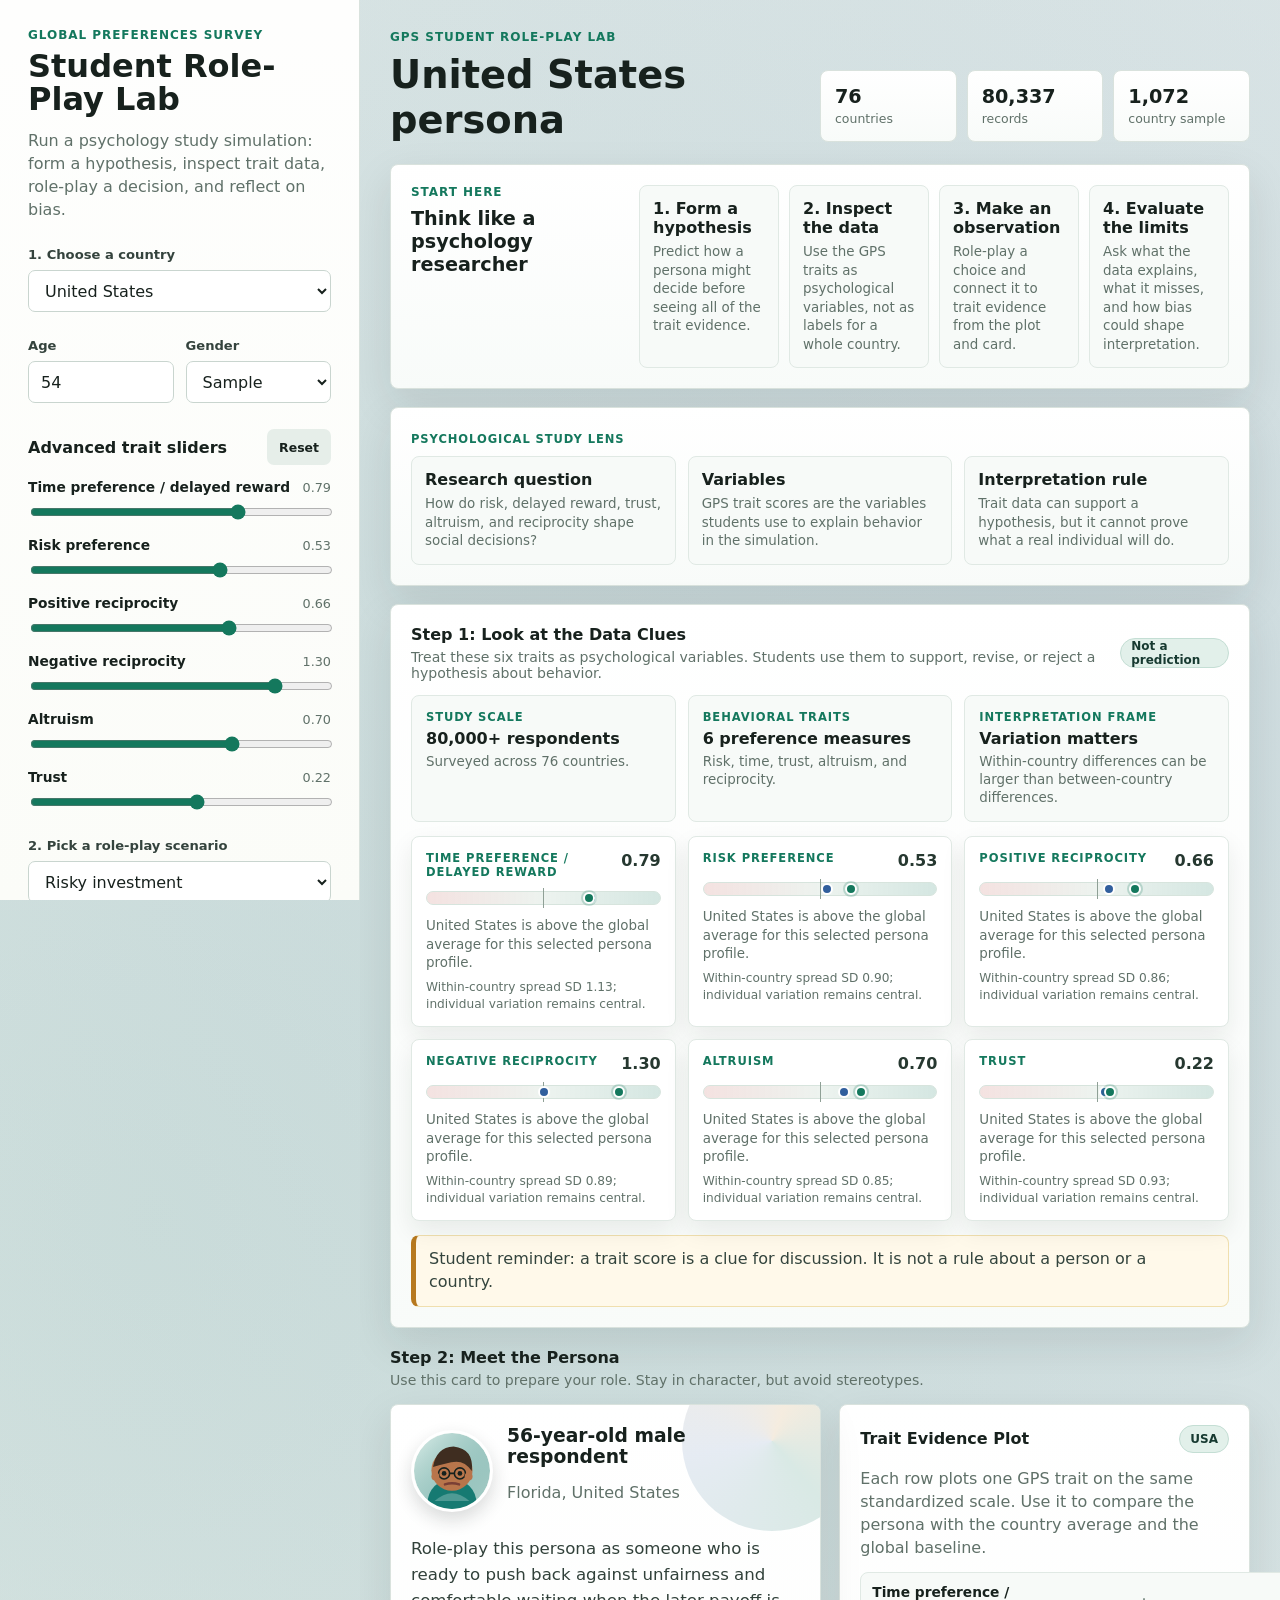
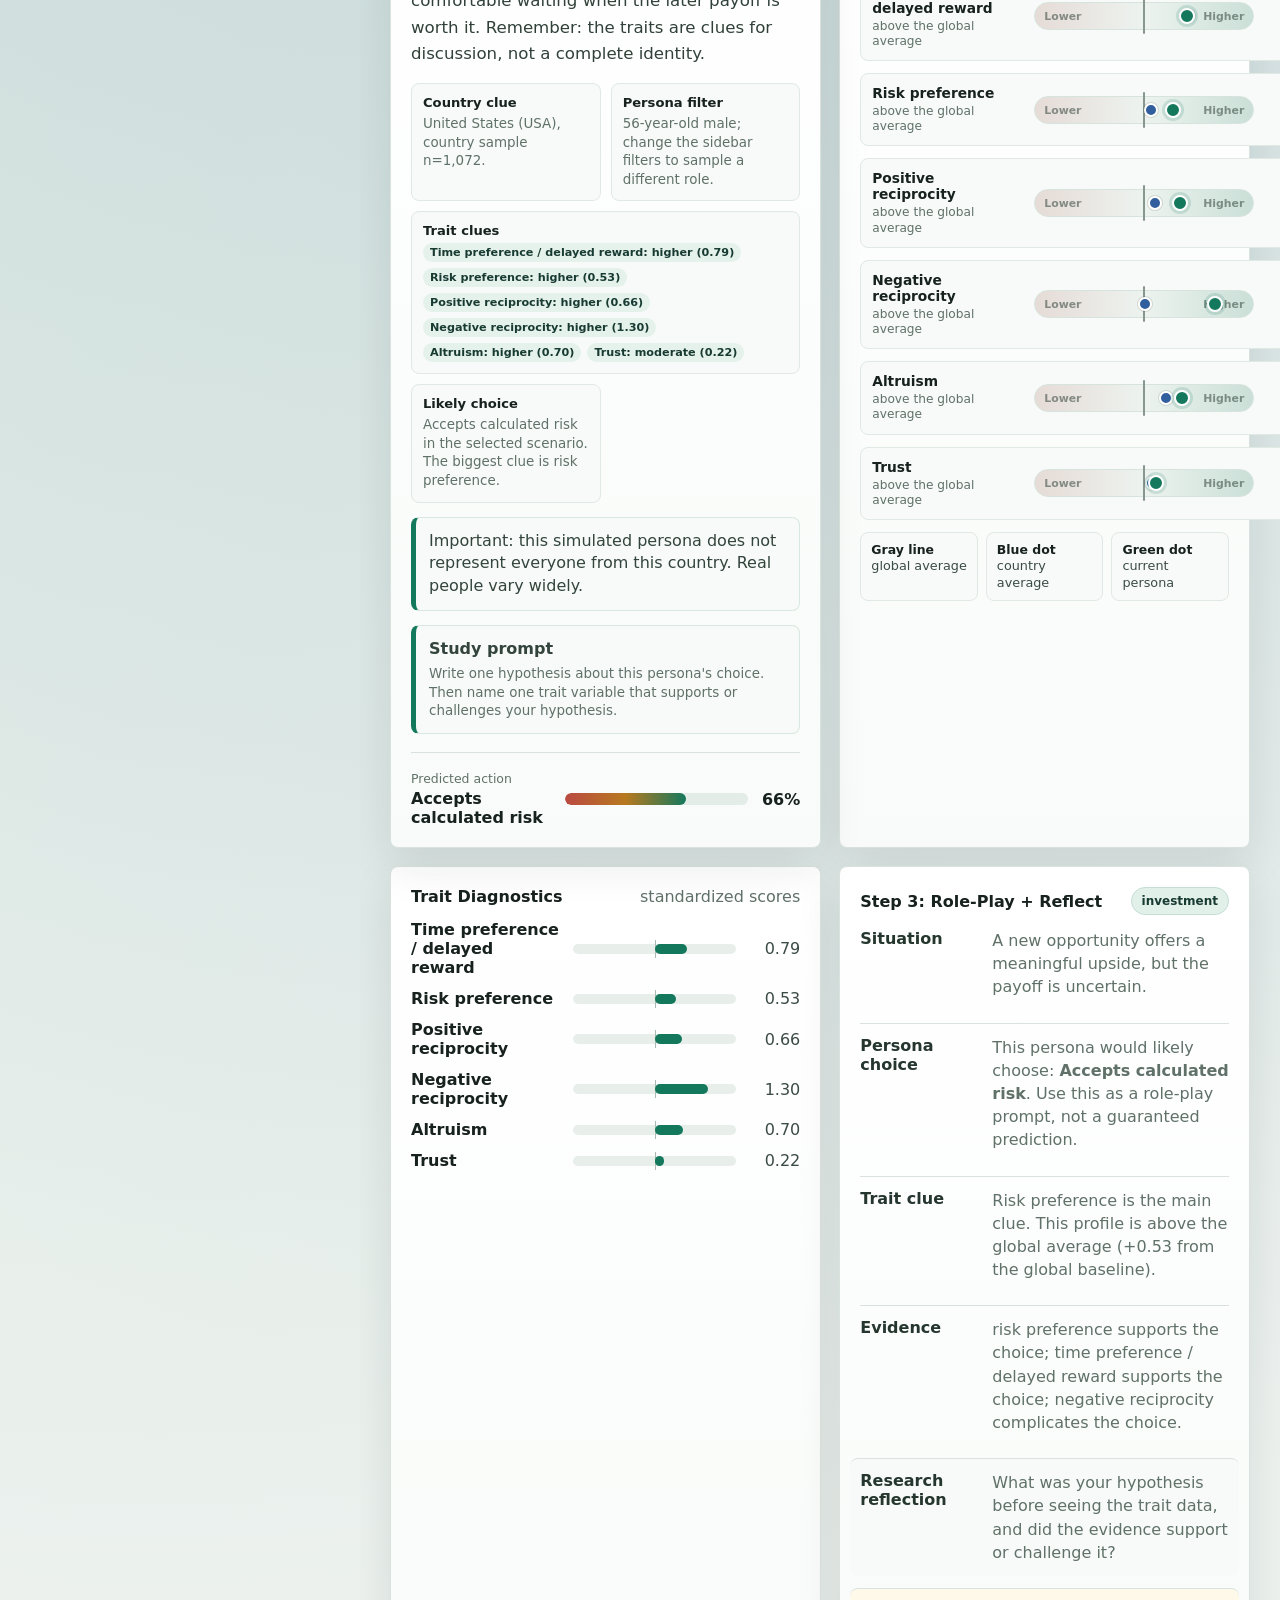
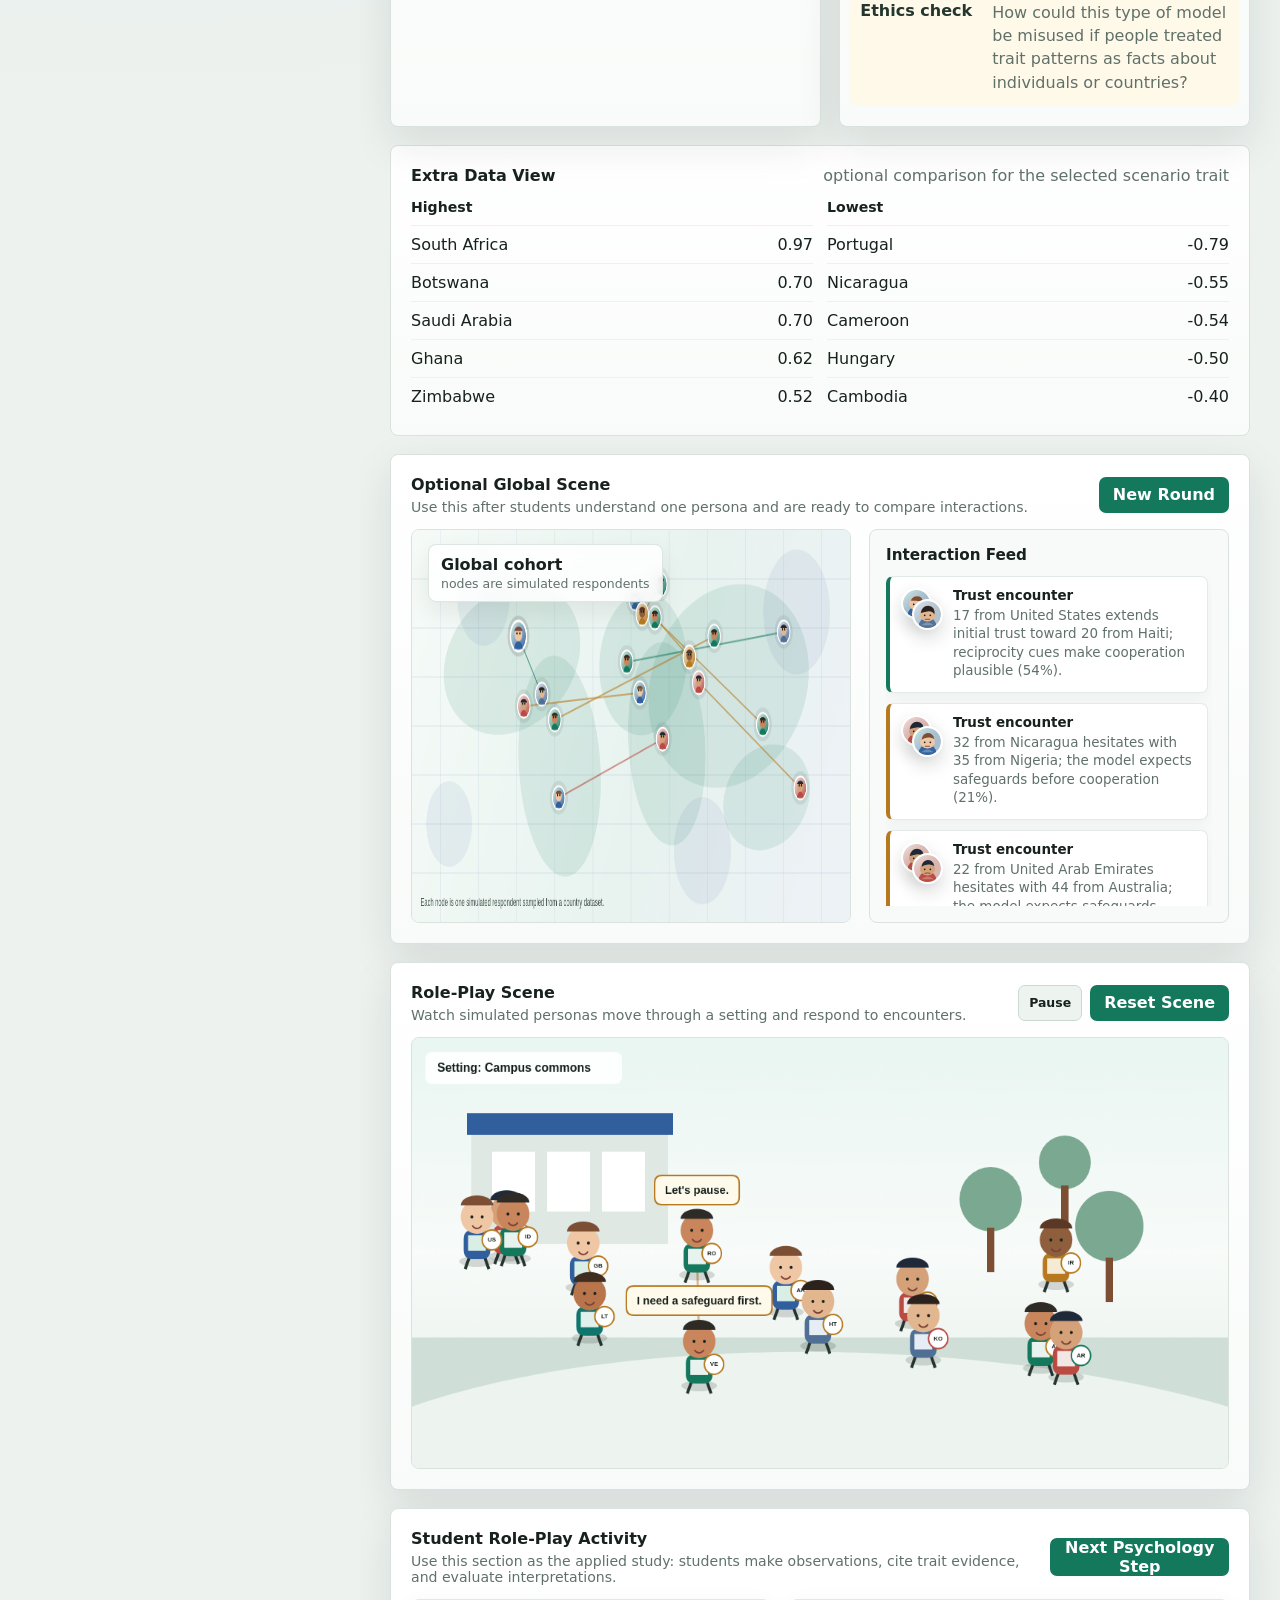
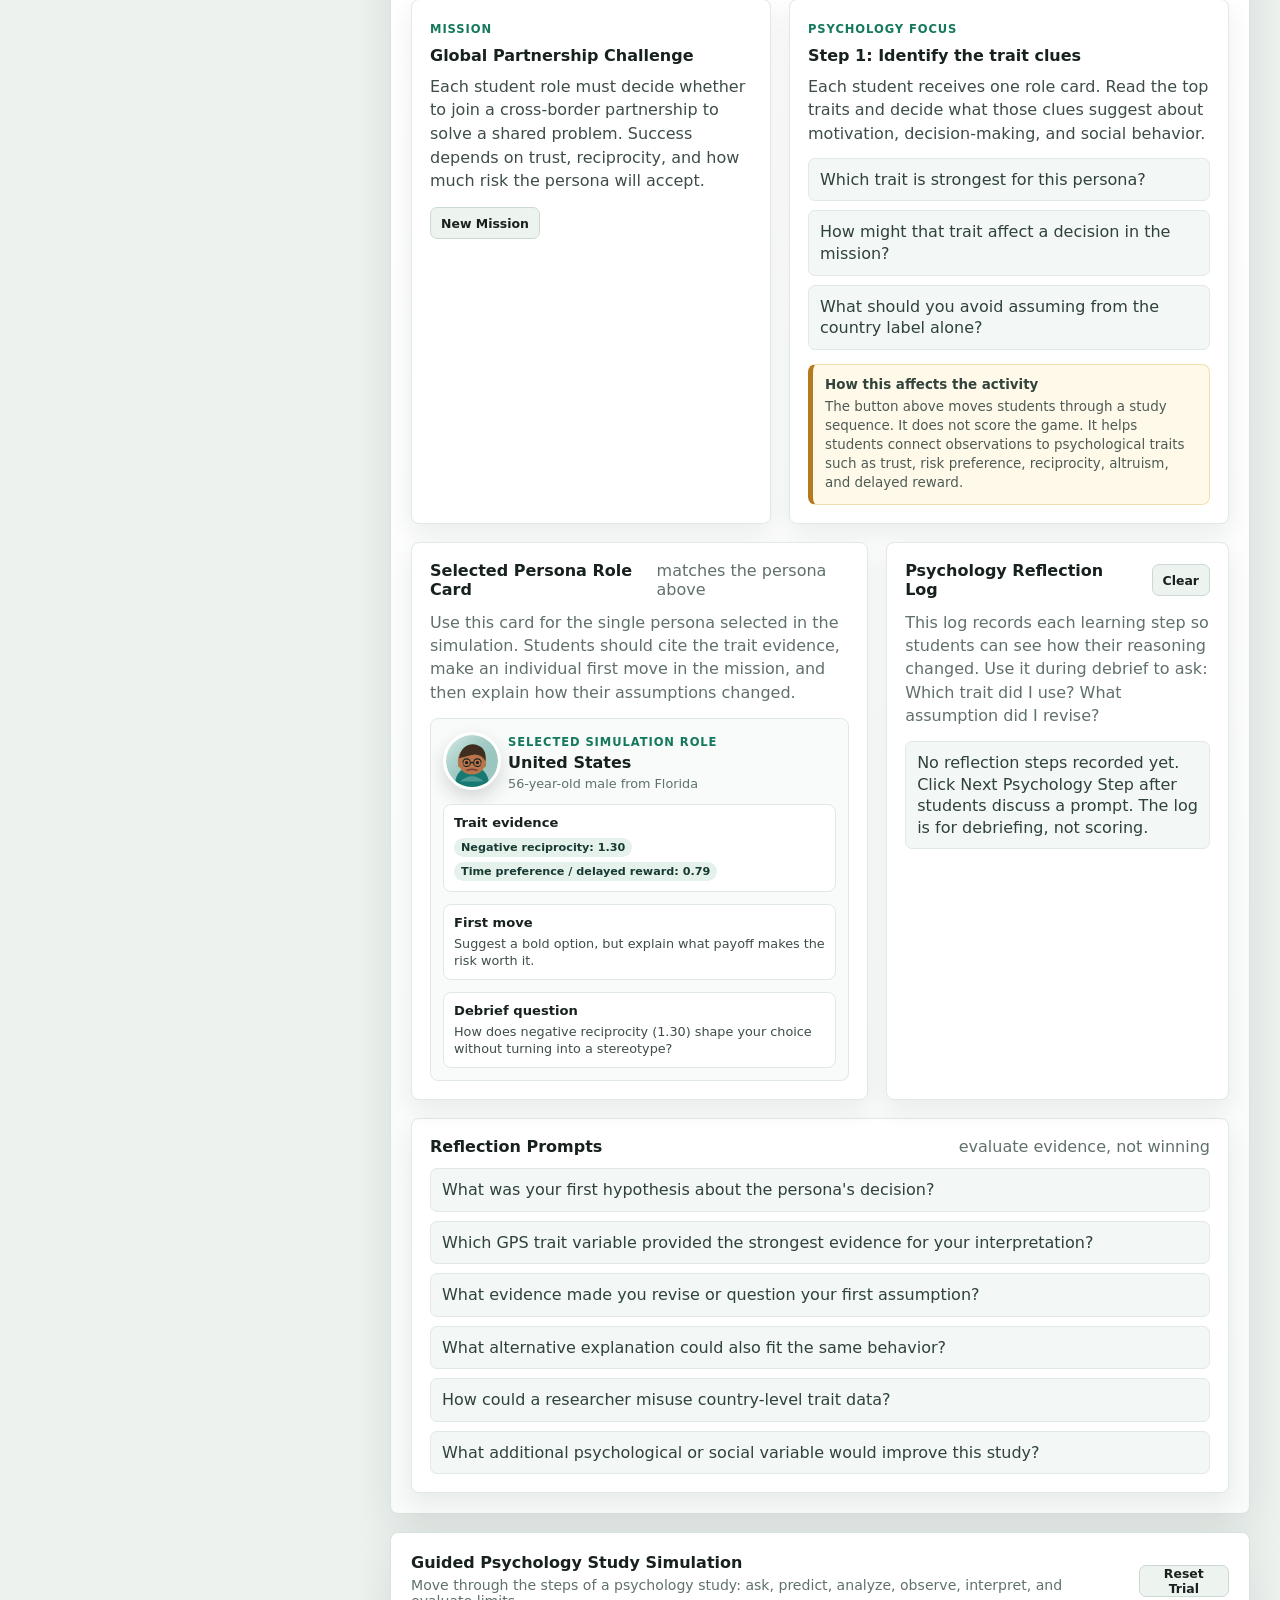
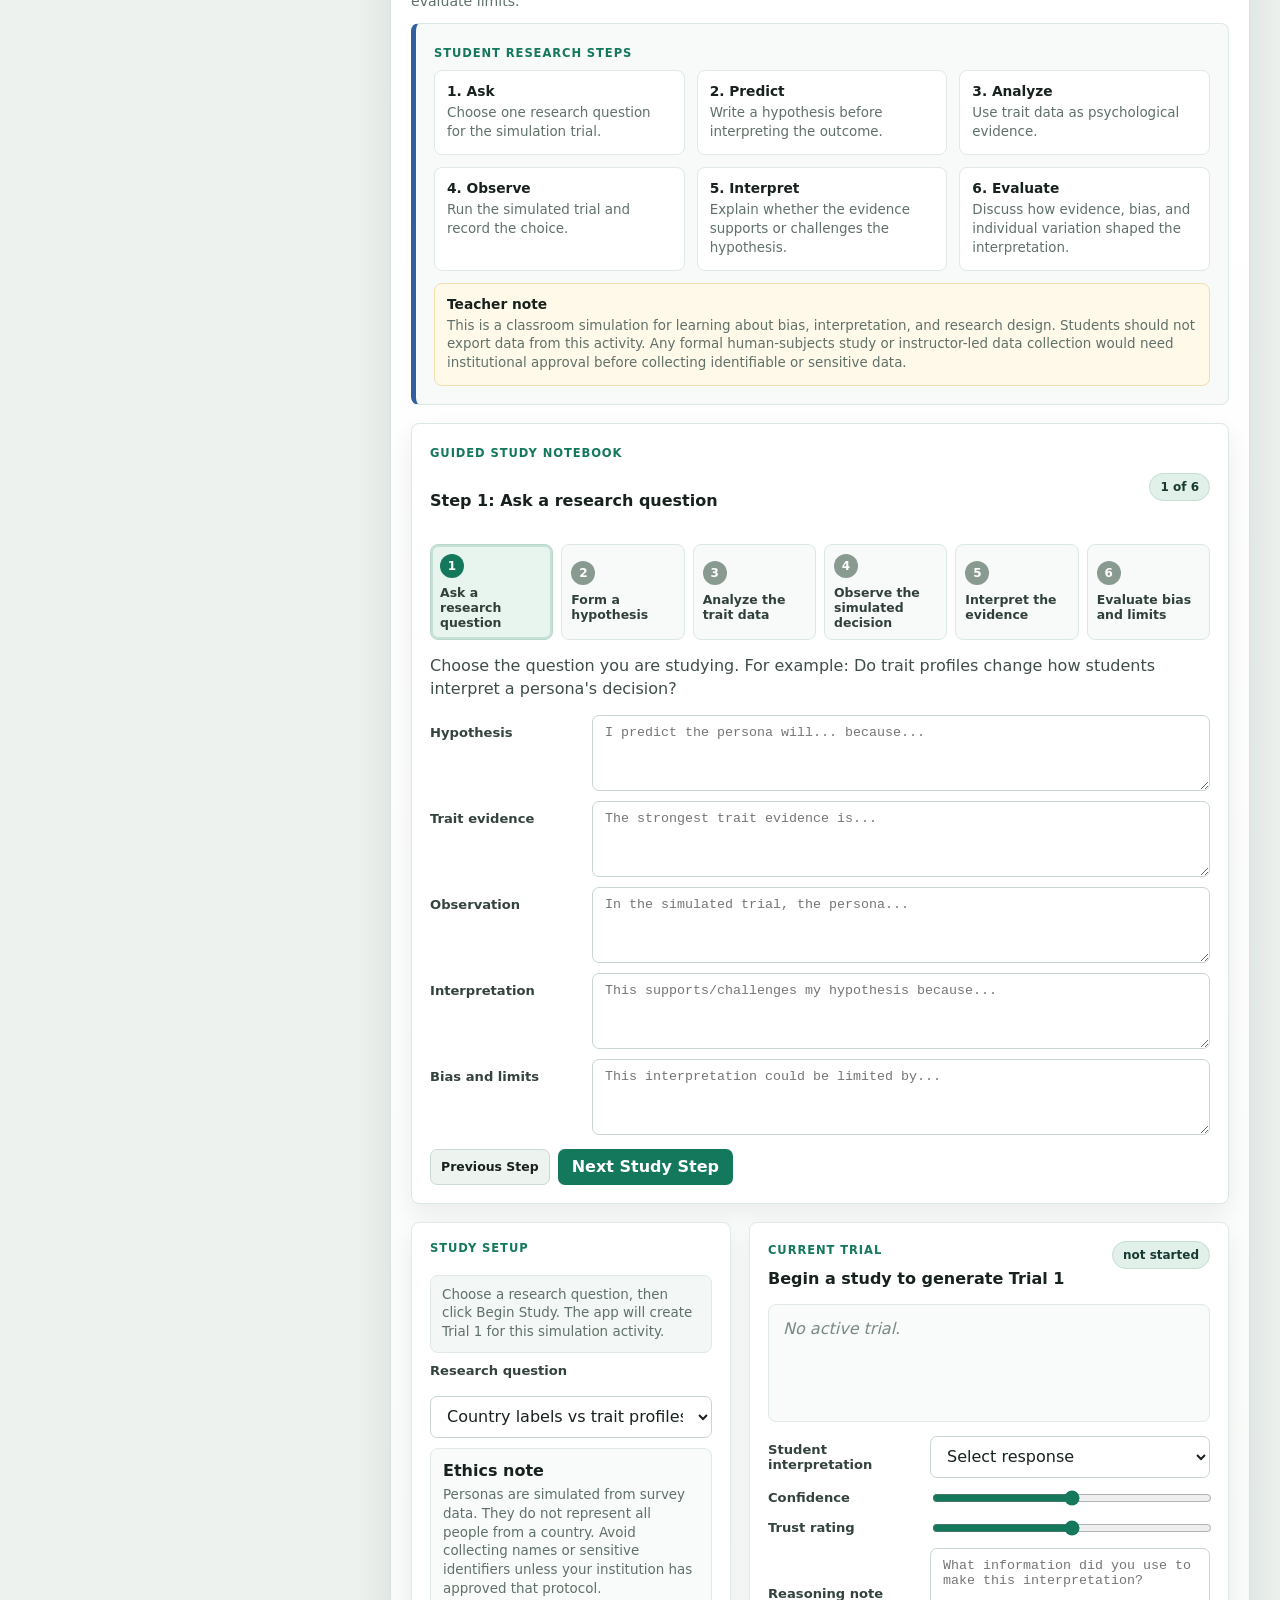
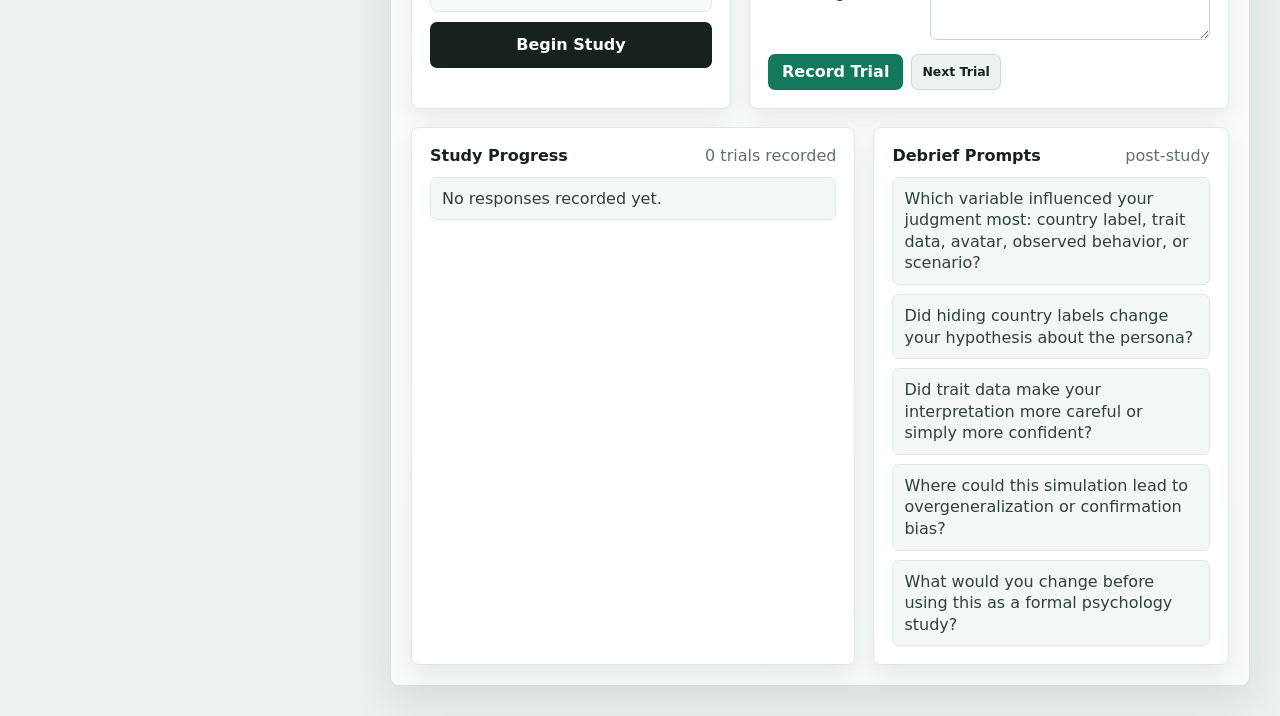
<file: index.html>
<!doctype html>
<html lang="en">
  <head>
    <meta charset="utf-8" />
    <meta name="viewport" content="width=device-width, initial-scale=1" />
    <title>GPS Student Role-Play Lab</title>
    <link rel="stylesheet" href="assets/styles.css?v=beginner-page" />
  </head>
  <body>
    <main class="app-shell">
      <aside class="control-panel" aria-label="Simulation controls">
        <div class="brand-block">
          <p class="eyebrow">Global Preferences Survey</p>
          <h1>Student Role-Play Lab</h1>
          <p class="source-note">Run a psychology study simulation: form a hypothesis, inspect trait data, role-play a decision, and reflect on bias.</p>
        </div>

        <section class="panel-section">
          <label for="countrySelect">1. Choose a country</label>
          <select id="countrySelect"></select>
        </section>

        <section class="panel-section two-col">
          <div>
            <label for="ageInput">Age</label>
            <input id="ageInput" type="number" min="15" max="95" step="1" value="35" />
          </div>
          <div>
            <label for="genderSelect">Gender</label>
            <select id="genderSelect">
              <option value="sample">Sample</option>
              <option value="1">Male</option>
              <option value="2">Female</option>
            </select>
          </div>
        </section>

        <section class="panel-section">
          <div class="section-head">
            <h2>Advanced trait sliders</h2>
            <button id="resetTraits" class="reset-button" type="button">Reset</button>
          </div>
          <div id="traitControls" class="trait-controls"></div>
        </section>

        <section class="panel-section">
          <label for="scenarioSelect">2. Pick a role-play scenario</label>
          <select id="scenarioSelect">
            <option value="investment">Risky investment</option>
            <option value="delay">Delayed reward</option>
            <option value="trust">Trust game</option>
            <option value="favor">Favor exchange</option>
            <option value="donation">Donation appeal</option>
            <option value="conflict">Conflict response</option>
          </select>
        </section>

        <section class="panel-section two-col">
          <div>
            <label for="cohortSize">Number of student roles</label>
            <select id="cohortSize">
              <option value="12">12 people</option>
              <option value="18" selected>18 people</option>
              <option value="28">28 people</option>
            </select>
          </div>
          <div>
            <label for="interactionMode">Interaction type</label>
            <select id="interactionMode">
              <option value="mixed">Mixed</option>
              <option value="trust">Trust</option>
              <option value="exchange">Exchange</option>
              <option value="conflict">Conflict</option>
            </select>
          </div>
        </section>

        <section class="panel-section">
          <label for="sceneSetting">3. Choose a setting</label>
          <select id="sceneSetting">
            <option value="campus">Campus commons</option>
            <option value="market">Market negotiation</option>
            <option value="summit">Global summit</option>
            <option value="aid">Aid response hub</option>
          </select>
        </section>

        <section class="panel-section">
          <button id="generatePersona" class="primary-button" type="button">Generate New Persona</button>
        </section>

        <section class="panel-section">
          <a class="secondary-link" href="beginner.html">Open Beginner Explorer</a>
        </section>

        <section class="panel-section">
          <button id="startClassroom" class="secondary-button" type="button">Go to Role-Play Activity</button>
        </section>

        <section class="panel-section">
          <button id="startResearch" class="secondary-button" type="button">Go to Student Research</button>
        </section>

        <section class="panel-section">
          <a class="secondary-link" href="wellbeing.html">Open Wellbeing Simulation</a>
        </section>
      </aside>

      <section class="workspace">
        <header class="workspace-top">
          <div>
            <p class="eyebrow">GPS Student Role-Play Lab</p>
            <h2 id="personaName">Loading dataset...</h2>
          </div>
          <div class="metric-strip" aria-label="Dataset metrics">
            <div>
              <strong id="countryCount">--</strong>
              <span>countries</span>
            </div>
            <div>
              <strong id="recordCount">--</strong>
              <span>records</span>
            </div>
            <div>
              <strong id="sampleSize">--</strong>
              <span>country sample</span>
            </div>
          </div>
        </header>

        <section class="student-guide" aria-labelledby="studentGuideTitle">
          <div>
            <p class="eyebrow">Start Here</p>
            <h3 id="studentGuideTitle">Think like a psychology researcher</h3>
          </div>
          <div class="student-steps">
            <article>
              <b>1. Form a hypothesis</b>
              <p>Predict how a persona might decide before seeing all of the trait evidence.</p>
            </article>
            <article>
              <b>2. Inspect the data</b>
              <p>Use the GPS traits as psychological variables, not as labels for a whole country.</p>
            </article>
            <article>
              <b>3. Make an observation</b>
              <p>Role-play a choice and connect it to trait evidence from the plot and card.</p>
            </article>
            <article>
              <b>4. Evaluate the limits</b>
              <p>Ask what the data explains, what it misses, and how bias could shape interpretation.</p>
            </article>
          </div>
        </section>

        <section class="study-lens" aria-label="Psychology study lens">
          <span class="card-label">Psychological Study Lens</span>
          <div class="study-lens-grid">
            <div>
              <b>Research question</b>
              <p>How do risk, delayed reward, trust, altruism, and reciprocity shape social decisions?</p>
            </div>
            <div>
              <b>Variables</b>
              <p>GPS trait scores are the variables students use to explain behavior in the simulation.</p>
            </div>
            <div>
              <b>Interpretation rule</b>
              <p>Trait data can support a hypothesis, but it cannot prove what a real individual will do.</p>
            </div>
          </div>
        </section>

        <section class="dashboard-section" aria-labelledby="dashboardTitle">
          <div class="section-head">
            <div>
              <h3 id="dashboardTitle">Step 1: Look at the Data Clues</h3>
              <p class="microcopy">Treat these six traits as psychological variables. Students use them to support, revise, or reject a hypothesis about behavior.</p>
            </div>
            <span class="pill">Not a prediction</span>
          </div>
          <div class="dashboard-summary">
            <article class="dashboard-stat">
              <span>Study scale</span>
              <b>80,000+ respondents</b>
              <p>Surveyed across 76 countries.</p>
            </article>
            <article class="dashboard-stat">
              <span>Behavioral traits</span>
              <b>6 preference measures</b>
              <p>Risk, time, trust, altruism, and reciprocity.</p>
            </article>
            <article class="dashboard-stat">
              <span>Interpretation frame</span>
              <b>Variation matters</b>
              <p>Within-country differences can be larger than between-country differences.</p>
            </article>
          </div>
          <div id="dashboardTraitGrid" class="dashboard-trait-grid"></div>
          <div class="interpretation-note">Student reminder: a trait score is a clue for discussion. It is not a rule about a person or a country.</div>
        </section>

        <div class="layer-heading">
          <div>
            <h3>Step 2: Meet the Persona</h3>
            <p class="microcopy">Use this card to prepare your role. Stay in character, but avoid stereotypes.</p>
          </div>
        </div>

        <div class="simulation-grid">
          <section class="persona-card">
            <div class="persona-head">
              <div class="avatar hero-avatar" id="avatar" aria-hidden="true"></div>
              <div>
                <h3 id="personaTitle">Country persona</h3>
                <p id="personaSubtitle">Derived from GPS individual and country-level values.</p>
              </div>
            </div>
            <p id="personaNarrative" class="persona-narrative"></p>
            <div id="personaDetails" class="persona-details"></div>
            <div id="personaUncertainty" class="uncertainty-note"></div>
            <div id="personaReflection" class="reflection-callout"></div>
            <div class="decision-band">
              <div>
                <span>Predicted action</span>
                <strong id="decisionLabel">--</strong>
              </div>
              <div class="probability-meter" aria-label="Scenario probability">
                <div id="probabilityFill"></div>
              </div>
              <b id="probabilityText">--</b>
            </div>
          </section>

          <section class="radar-panel">
            <div class="section-head">
              <h3>Trait Evidence Plot</h3>
              <span id="countryIso" class="pill">---</span>
            </div>
            <p class="chart-explainer">Each row plots one GPS trait on the same standardized scale. Use it to compare the persona with the country average and the global baseline.</p>
            <div id="traitMapPlot" class="trait-map-plot" aria-label="Data plot of persona traits compared with country average and global baseline"></div>
            <div class="chart-key">
              <span><b>Gray line</b> global average</span>
              <span><b>Blue dot</b> country average</span>
              <span><b>Green dot</b> current persona</span>
            </div>
          </section>

          <section class="trait-panel">
            <div class="section-head">
              <h3>Trait Diagnostics</h3>
              <span class="muted">standardized scores</span>
            </div>
            <div id="traitBars" class="trait-bars"></div>
          </section>

          <section class="scenario-panel">
            <div class="section-head">
              <h3>Step 3: Role-Play + Reflect</h3>
              <span id="scenarioTag" class="pill">investment</span>
            </div>
            <div id="scenarioText" class="scenario-text"></div>
          </section>
        </div>

        <section class="comparison-section">
          <div class="section-head">
            <h3>Extra Data View</h3>
            <span class="muted">optional comparison for the selected scenario trait</span>
          </div>
          <div id="comparisonRows" class="comparison-rows"></div>
        </section>

        <section class="global-section">
          <div class="section-head">
            <div>
              <h3>Optional Global Scene</h3>
              <p class="microcopy">Use this after students understand one persona and are ready to compare interactions.</p>
            </div>
            <button id="runGlobalRound" class="small-action" type="button">New Round</button>
          </div>
          <div class="global-grid">
            <div class="world-stage">
              <div class="stage-label">
                <b>Global cohort</b>
                <span>nodes are simulated respondents</span>
              </div>
              <canvas id="globalCanvas" width="920" height="440" aria-label="Global persona interaction map"></canvas>
            </div>
            <div class="feed-panel">
              <h4>Interaction Feed</h4>
              <div id="interactionFeed" class="interaction-feed"></div>
            </div>
          </div>
        </section>

        <section class="scene-section">
          <div class="section-head">
            <div>
              <h3>Role-Play Scene</h3>
              <p class="microcopy">Watch simulated personas move through a setting and respond to encounters.</p>
            </div>
            <div class="scene-actions">
              <button id="pauseScene" class="mini-button" type="button">Pause</button>
              <button id="resetScene" class="small-action" type="button">Reset Scene</button>
            </div>
          </div>
          <div class="life-stage">
            <canvas id="sceneCanvas" width="1100" height="560" aria-label="Animated real-life role-play scene"></canvas>
          </div>
        </section>

        <section class="classroom-section" id="classroomSection">
          <div class="section-head">
            <div>
              <h3>Student Role-Play Activity</h3>
              <p class="microcopy">Use this section as the applied study: students make observations, cite trait evidence, and evaluate interpretations.</p>
            </div>
            <button id="advanceRound" class="small-action" type="button">Next Psychology Step</button>
          </div>

          <div class="classroom-grid">
            <article class="mission-card">
              <span class="card-label">Mission</span>
              <h4 id="missionTitle">Global Partnership Challenge</h4>
              <p id="missionText"></p>
              <div class="mission-actions">
                <button id="newMission" class="mini-button" type="button">New Mission</button>
              </div>
            </article>

            <article class="teacher-card">
              <span class="card-label">Psychology Focus</span>
              <h4 id="roundTitle">Round 1: Adopt the persona</h4>
              <p id="roundInstruction"></p>
              <div id="roundPrompts" class="prompt-list"></div>
              <div class="learning-note">
                <b>How this affects the activity</b>
                <p>The button above moves students through a study sequence. It does not score the game. It helps students connect observations to psychological traits such as trust, risk preference, reciprocity, altruism, and delayed reward.</p>
              </div>
            </article>
          </div>

          <div class="classroom-grid lower">
            <article class="team-panel">
              <div class="section-head compact">
                <h4>Selected Persona Role Card</h4>
                <span class="muted">matches the persona above</span>
              </div>
              <p class="role-card-help">Use this card for the single persona selected in the simulation. Students should cite the trait evidence, make an individual first move in the mission, and then explain how their assumptions changed.</p>
              <div id="teamCards" class="team-cards"></div>
            </article>

            <article class="history-panel">
              <div class="section-head compact">
                <h4>Psychology Reflection Log</h4>
                <button id="clearHistory" class="mini-button" type="button">Clear</button>
              </div>
              <p class="role-card-help">This log records each learning step so students can see how their reasoning changed. Use it during debrief to ask: Which trait did I use? What assumption did I revise?</p>
              <div id="roundHistory" class="round-history"></div>
            </article>
          </div>

          <article class="reflection-panel">
            <div class="section-head compact">
              <h4>Reflection Prompts</h4>
              <span class="muted">evaluate evidence, not winning</span>
            </div>
            <div id="reflectionPrompts" class="reflection-prompts"></div>
          </article>
        </section>

        <section class="research-section" id="researchSection">
          <div class="section-head">
            <div>
              <h3>Guided Psychology Study Simulation</h3>
              <p class="microcopy">Move through the steps of a psychology study: ask, predict, analyze, observe, interpret, and evaluate limits.</p>
            </div>
            <div class="scene-actions">
              <button id="newParticipant" class="mini-button" type="button">Reset Trial</button>
            </div>
          </div>

          <article class="research-directions">
            <span class="card-label">Student Research Steps</span>
            <div class="research-steps">
              <div>
                <b>1. Ask</b>
                <p>Choose one research question for the simulation trial.</p>
              </div>
              <div>
                <b>2. Predict</b>
                <p>Write a hypothesis before interpreting the outcome.</p>
              </div>
              <div>
                <b>3. Analyze</b>
                <p>Use trait data as psychological evidence.</p>
              </div>
              <div>
                <b>4. Observe</b>
                <p>Run the simulated trial and record the choice.</p>
              </div>
              <div>
                <b>5. Interpret</b>
                <p>Explain whether the evidence supports or challenges the hypothesis.</p>
              </div>
              <div>
                <b>6. Evaluate</b>
                <p>Discuss how evidence, bias, and individual variation shaped the interpretation.</p>
              </div>
            </div>
            <div class="research-warning">
              <b>Teacher note</b>
              <p>This is a classroom simulation for learning about bias, interpretation, and research design. Students should not export data from this activity. Any formal human-subjects study or instructor-led data collection would need institutional approval before collecting identifiable or sensitive data.</p>
            </div>
          </article>

          <article class="study-stepper" aria-label="Guided study notebook">
            <div class="section-head compact">
              <div>
                <span class="card-label">Guided Study Notebook</span>
                <h4 id="studyStepTitle">Step 1: Ask a research question</h4>
              </div>
              <span id="studyStepBadge" class="pill">1 of 6</span>
            </div>
            <div id="studyStepTrack" class="study-step-track" aria-label="Study steps"></div>
            <p id="studyStepInstruction" class="study-step-instruction"></p>
            <div class="study-notebook-grid">
              <label for="hypothesisNote">Hypothesis</label>
              <textarea id="hypothesisNote" rows="3" placeholder="I predict the persona will... because..."></textarea>
              <label for="dataNote">Trait evidence</label>
              <textarea id="dataNote" rows="3" placeholder="The strongest trait evidence is..."></textarea>
              <label for="observationNote">Observation</label>
              <textarea id="observationNote" rows="3" placeholder="In the simulated trial, the persona..."></textarea>
              <label for="interpretationNote">Interpretation</label>
              <textarea id="interpretationNote" rows="3" placeholder="This supports/challenges my hypothesis because..."></textarea>
              <label for="limitsNote">Bias and limits</label>
              <textarea id="limitsNote" rows="3" placeholder="This interpretation could be limited by..."></textarea>
            </div>
            <div class="mission-actions">
              <button id="prevStudyStep" class="mini-button" type="button">Previous Step</button>
              <button id="nextStudyStep" class="small-action" type="button">Next Study Step</button>
            </div>
          </article>

          <div class="research-grid">
            <article class="research-card consent-card">
              <span class="card-label">Study Setup</span>
              <p class="setup-help">Choose a research question, then click Begin Study. The app will create Trial 1 for this simulation activity.</p>
              <label for="studyQuestion">Research question</label>
              <select id="studyQuestion">
                <option value="country_vs_traits">Country labels vs trait profiles</option>
                <option value="trust_revision">Trust revision after observed behavior</option>
                <option value="stereotype_awareness">Stereotype awareness and reflection</option>
              </select>
              <div class="consent-box">
                <b>Ethics note</b>
                <p>Personas are simulated from survey data. They do not represent all people from a country. Avoid collecting names or sensitive identifiers unless your institution has approved that protocol.</p>
              </div>
              <button id="beginStudy" class="primary-button" type="button">Begin Study</button>
            </article>

            <article class="research-card trial-card">
              <div class="trial-top">
                <span class="card-label">Current Trial</span>
                <span id="conditionBadge" class="pill">not started</span>
              </div>
              <h4 id="trialTitle">Begin a study to generate Trial 1</h4>
              <p id="trialScenario"></p>
              <div id="trialPersona" class="trial-persona"></div>
              <div class="response-grid">
                <label for="choiceSelect">Student interpretation</label>
                <select id="choiceSelect">
                  <option value="">Select response</option>
                  <option value="cooperate">Cooperate / trust</option>
                  <option value="caution">Proceed with safeguards</option>
                  <option value="decline">Decline / avoid</option>
                  <option value="punish">Punish unfairness</option>
                </select>
                <label for="confidenceRange">Confidence</label>
                <input id="confidenceRange" type="range" min="0" max="100" value="50" />
                <label for="trustRating">Trust rating</label>
                <input id="trustRating" type="range" min="0" max="100" value="50" />
                <label for="reasonText">Reasoning note</label>
                <textarea id="reasonText" rows="4" placeholder="What information did you use to make this interpretation?"></textarea>
              </div>
              <div class="mission-actions">
                <button id="recordTrial" class="small-action" type="button">Record Trial</button>
                <button id="nextTrial" class="mini-button" type="button">Next Trial</button>
              </div>
            </article>
          </div>

          <div class="research-grid lower">
            <article class="research-card">
              <div class="section-head compact">
                <h4>Study Progress</h4>
                <span id="trialCounter" class="muted">0 trials recorded</span>
              </div>
              <div id="researchLog" class="research-log"></div>
            </article>

            <article class="research-card">
              <div class="section-head compact">
                <h4>Debrief Prompts</h4>
                <span class="muted">post-study</span>
              </div>
              <div id="debriefPrompts" class="reflection-prompts"></div>
            </article>
          </div>
        </section>
      </section>
    </main>

    <script src="assets/app.js?v=beginner-page"></script>
  </body>
</html>
</file>
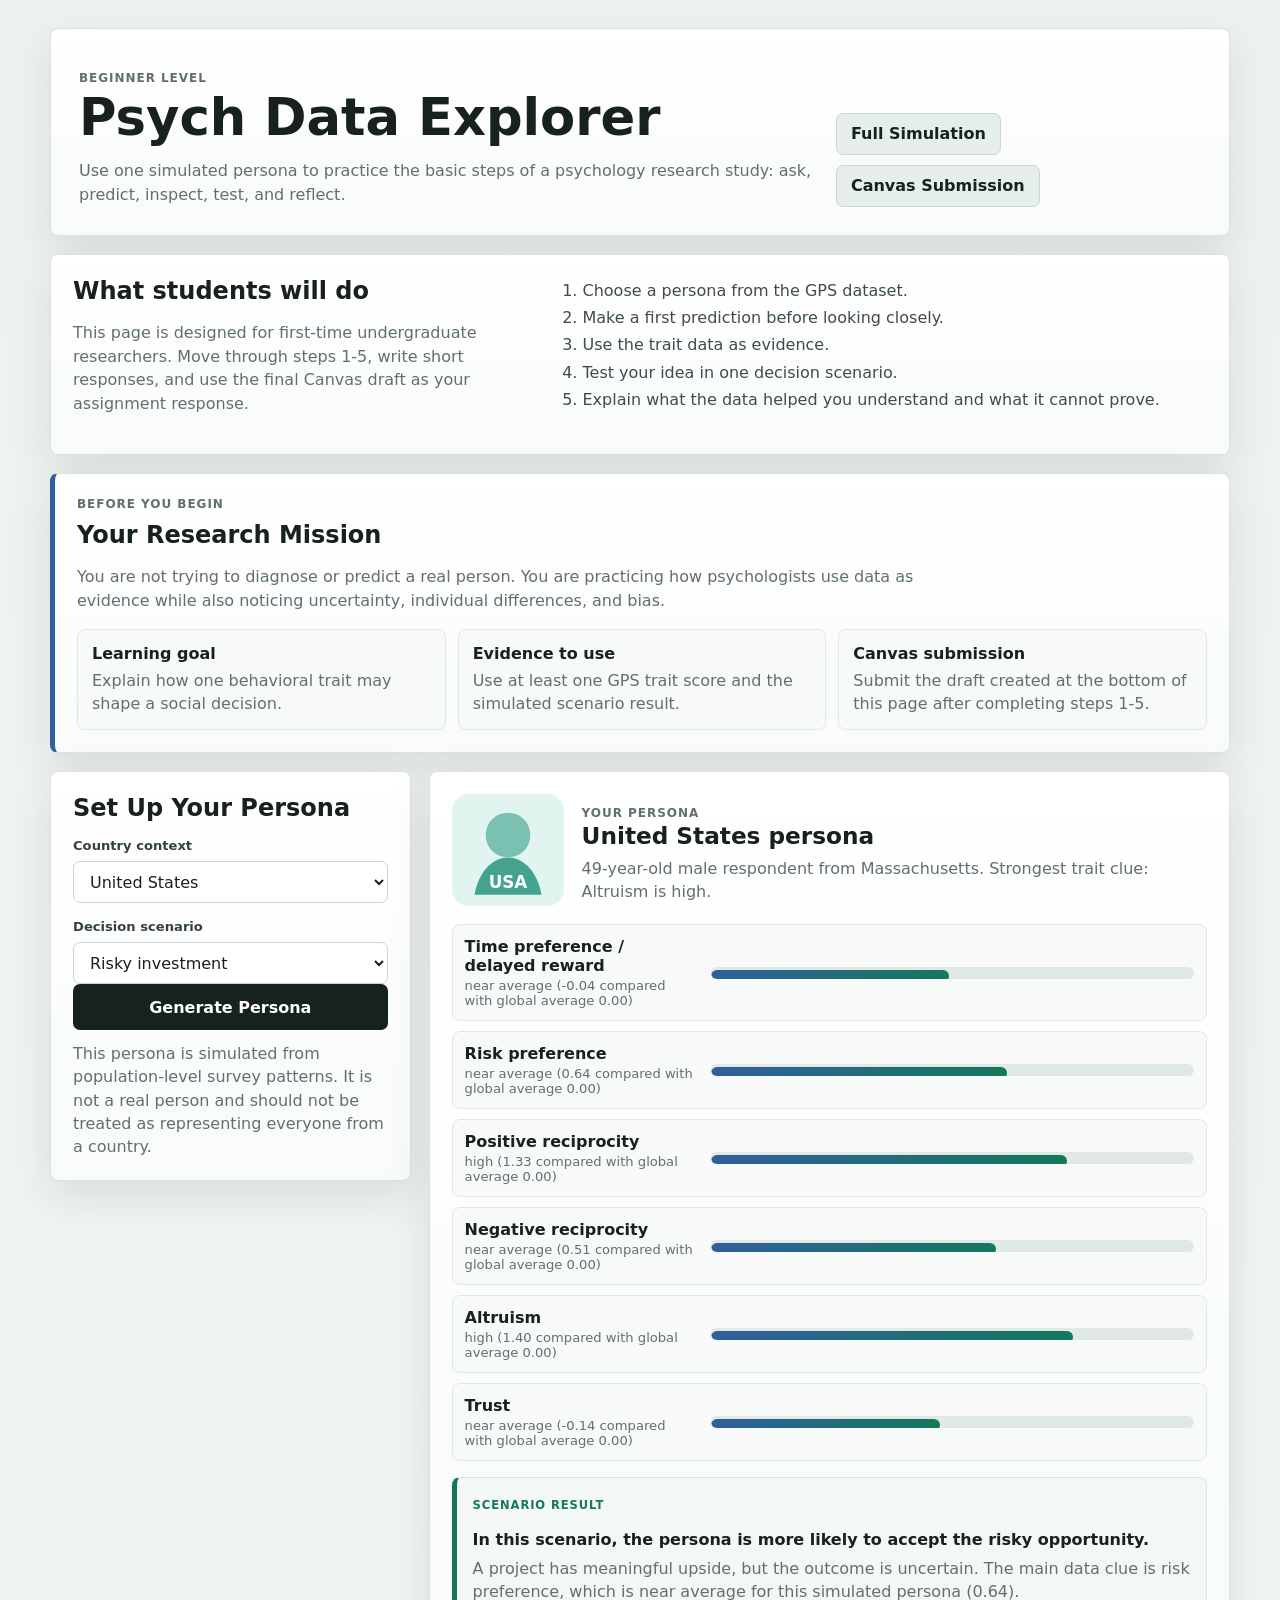
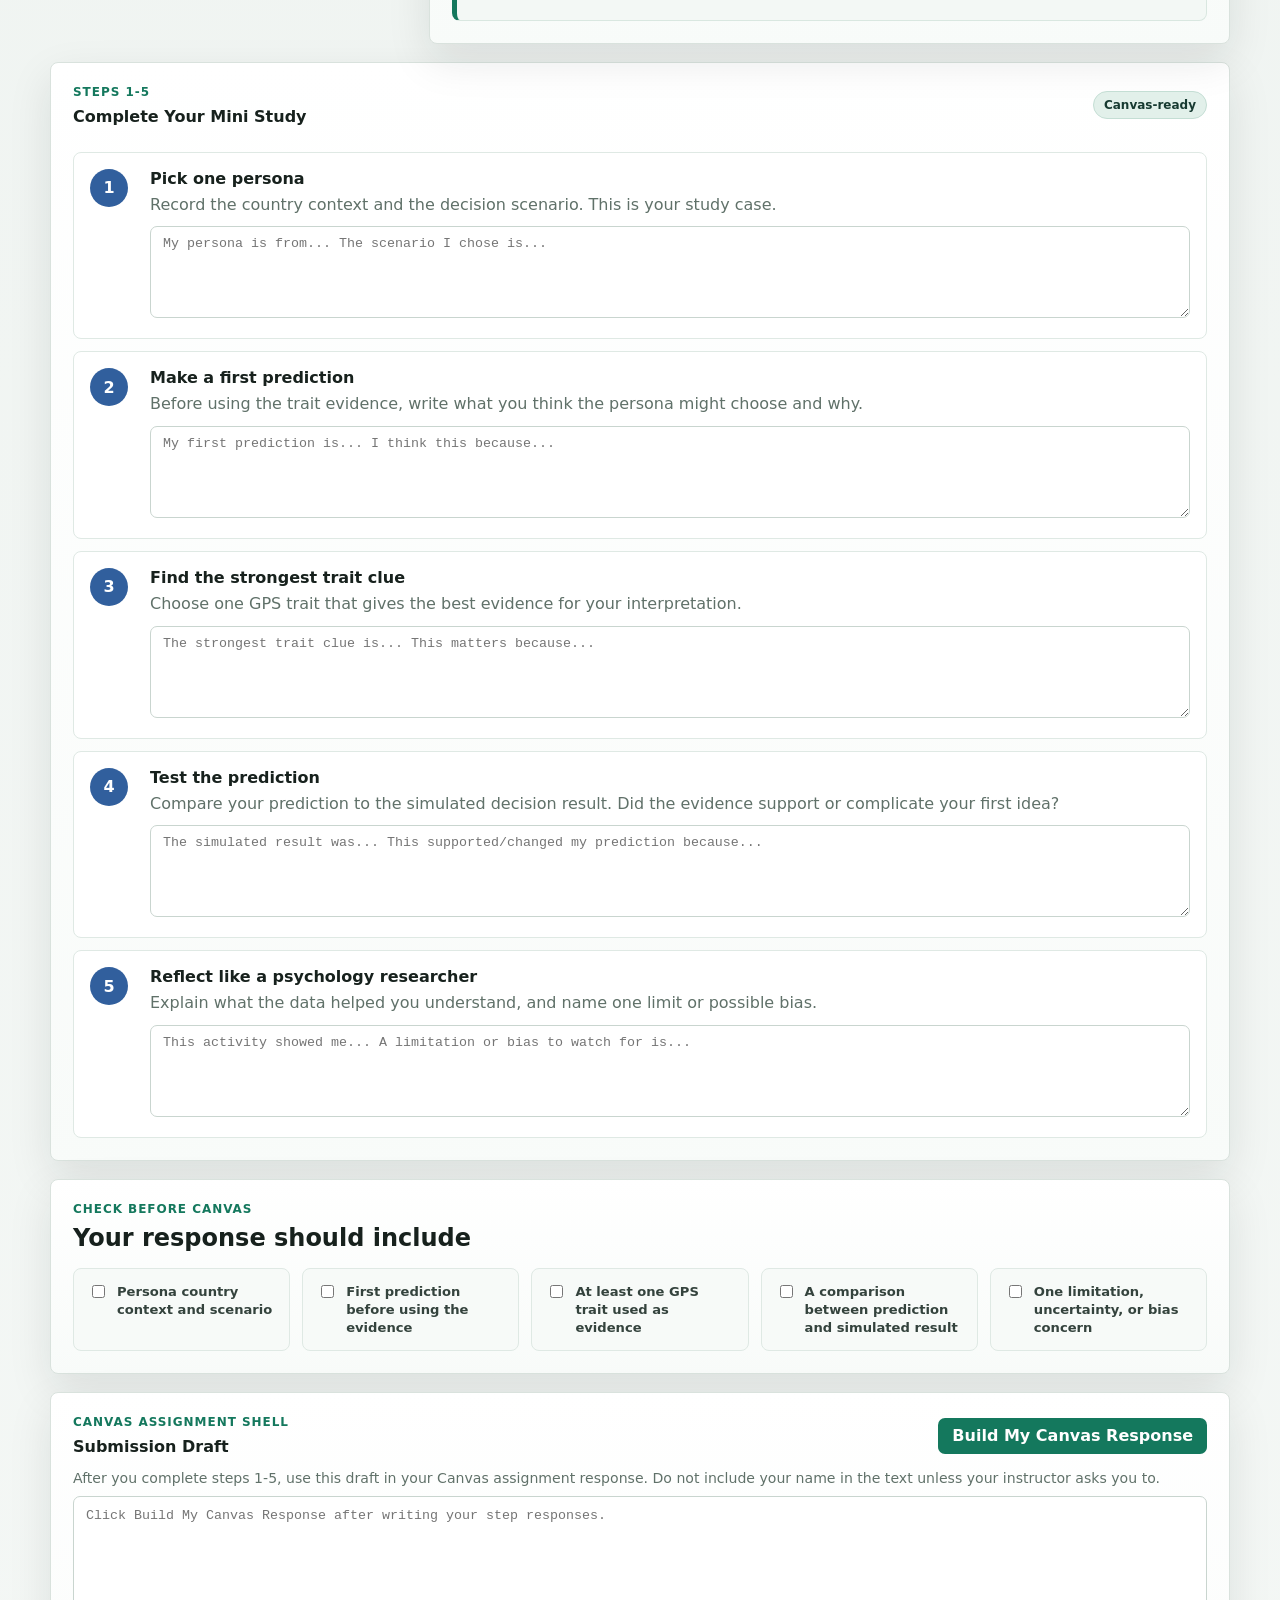
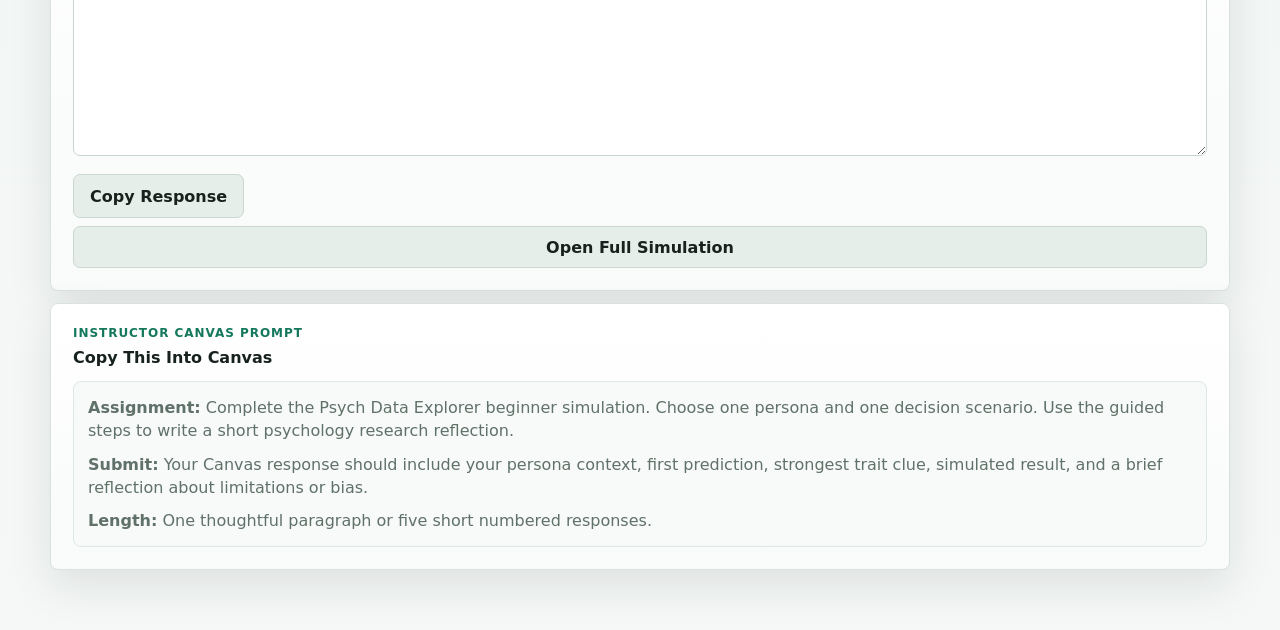
<file: beginner.html>
<!doctype html>
<html lang="en">
  <head>
    <meta charset="utf-8" />
    <meta name="viewport" content="width=device-width, initial-scale=1" />
    <title>Beginner Psych Data Explorer</title>
    <link rel="stylesheet" href="assets/styles.css?v=beginner-canvas" />
  </head>
  <body class="beginner-body">
    <main class="beginner-shell">
      <header class="beginner-hero">
        <div>
          <p class="eyebrow">Beginner Level</p>
          <h1>Psych Data Explorer</h1>
          <p>Use one simulated persona to practice the basic steps of a psychology research study: ask, predict, inspect, test, and reflect.</p>
        </div>
        <nav class="beginner-nav" aria-label="Beginner page links">
          <a href="index.html">Full Simulation</a>
          <a href="#canvasSubmission">Canvas Submission</a>
        </nav>
      </header>

      <section class="beginner-overview" aria-labelledby="overviewTitle">
        <div>
          <h2 id="overviewTitle">What students will do</h2>
          <p>This page is designed for first-time undergraduate researchers. Move through steps 1-5, write short responses, and use the final Canvas draft as your assignment response.</p>
        </div>
        <ol>
          <li>Choose a persona from the GPS dataset.</li>
          <li>Make a first prediction before looking closely.</li>
          <li>Use the trait data as evidence.</li>
          <li>Test your idea in one decision scenario.</li>
          <li>Explain what the data helped you understand and what it cannot prove.</li>
        </ol>
      </section>

      <section class="assignment-brief" aria-labelledby="assignmentBriefTitle">
        <div>
          <p class="eyebrow">Before You Begin</p>
          <h2 id="assignmentBriefTitle">Your Research Mission</h2>
          <p>You are not trying to diagnose or predict a real person. You are practicing how psychologists use data as evidence while also noticing uncertainty, individual differences, and bias.</p>
        </div>
        <div class="brief-grid">
          <article>
            <b>Learning goal</b>
            <p>Explain how one behavioral trait may shape a social decision.</p>
          </article>
          <article>
            <b>Evidence to use</b>
            <p>Use at least one GPS trait score and the simulated scenario result.</p>
          </article>
          <article>
            <b>Canvas submission</b>
            <p>Submit the draft created at the bottom of this page after completing steps 1-5.</p>
          </article>
        </div>
      </section>

      <section class="beginner-lab">
        <aside class="beginner-controls" aria-label="Beginner explorer controls">
          <h2>Set Up Your Persona</h2>
          <label for="beginnerCountry">Country context</label>
          <select id="beginnerCountry"></select>

          <label for="beginnerScenario">Decision scenario</label>
          <select id="beginnerScenario">
            <option value="investment">Risky investment</option>
            <option value="delay">Delayed reward</option>
            <option value="trust">Trust game</option>
            <option value="favor">Favor exchange</option>
            <option value="donation">Donation appeal</option>
            <option value="conflict">Conflict response</option>
          </select>

          <button id="newBeginnerPersona" class="primary-button" type="button">Generate Persona</button>
          <p class="source-note">This persona is simulated from population-level survey patterns. It is not a real person and should not be treated as representing everyone from a country.</p>
        </aside>

        <section class="beginner-persona" aria-labelledby="personaCardTitle">
          <div class="beginner-persona-head">
            <div id="beginnerAvatar" class="beginner-avatar" aria-hidden="true"></div>
            <div>
              <p class="eyebrow">Your Persona</p>
              <h2 id="personaCardTitle">Loading persona...</h2>
              <p id="beginnerPersonaMeta"></p>
            </div>
          </div>
          <div id="beginnerTraitBars" class="beginner-trait-bars"></div>
          <div class="beginner-decision">
            <span class="card-label">Scenario Result</span>
            <b id="beginnerDecision">Decision will appear here.</b>
            <p id="beginnerDecisionWhy"></p>
          </div>
        </section>
      </section>

      <section class="beginner-steps" aria-labelledby="stepsTitle">
        <div class="section-head">
          <div>
            <p class="eyebrow">Steps 1-5</p>
            <h2 id="stepsTitle">Complete Your Mini Study</h2>
          </div>
          <span class="pill">Canvas-ready</span>
        </div>

        <article class="beginner-step">
          <div class="step-number">1</div>
          <div>
            <h3>Pick one persona</h3>
            <p>Record the country context and the decision scenario. This is your study case.</p>
            <textarea id="stepOne" placeholder="My persona is from... The scenario I chose is..."></textarea>
          </div>
        </article>

        <article class="beginner-step">
          <div class="step-number">2</div>
          <div>
            <h3>Make a first prediction</h3>
            <p>Before using the trait evidence, write what you think the persona might choose and why.</p>
            <textarea id="stepTwo" placeholder="My first prediction is... I think this because..."></textarea>
          </div>
        </article>

        <article class="beginner-step">
          <div class="step-number">3</div>
          <div>
            <h3>Find the strongest trait clue</h3>
            <p>Choose one GPS trait that gives the best evidence for your interpretation.</p>
            <textarea id="stepThree" placeholder="The strongest trait clue is... This matters because..."></textarea>
          </div>
        </article>

        <article class="beginner-step">
          <div class="step-number">4</div>
          <div>
            <h3>Test the prediction</h3>
            <p>Compare your prediction to the simulated decision result. Did the evidence support or complicate your first idea?</p>
            <textarea id="stepFour" placeholder="The simulated result was... This supported/changed my prediction because..."></textarea>
          </div>
        </article>

        <article class="beginner-step">
          <div class="step-number">5</div>
          <div>
            <h3>Reflect like a psychology researcher</h3>
            <p>Explain what the data helped you understand, and name one limit or possible bias.</p>
            <textarea id="stepFive" placeholder="This activity showed me... A limitation or bias to watch for is..."></textarea>
          </div>
        </article>
      </section>

      <section class="canvas-checklist" aria-labelledby="checklistTitle">
        <div>
          <p class="eyebrow">Check Before Canvas</p>
          <h2 id="checklistTitle">Your response should include</h2>
        </div>
        <div class="checklist-grid">
          <label><input type="checkbox" /> Persona country context and scenario</label>
          <label><input type="checkbox" /> First prediction before using the evidence</label>
          <label><input type="checkbox" /> At least one GPS trait used as evidence</label>
          <label><input type="checkbox" /> A comparison between prediction and simulated result</label>
          <label><input type="checkbox" /> One limitation, uncertainty, or bias concern</label>
        </div>
      </section>

      <section class="canvas-shell" id="canvasSubmission" aria-labelledby="canvasTitle">
        <div class="section-head">
          <div>
            <p class="eyebrow">Canvas Assignment Shell</p>
            <h2 id="canvasTitle">Submission Draft</h2>
          </div>
          <button id="buildSubmission" class="small-action" type="button">Build My Canvas Response</button>
        </div>
        <p class="microcopy">After you complete steps 1-5, use this draft in your Canvas assignment response. Do not include your name in the text unless your instructor asks you to.</p>
        <textarea id="submissionDraft" class="submission-draft" placeholder="Click Build My Canvas Response after writing your step responses."></textarea>
        <div class="mission-actions">
          <button id="copySubmission" class="secondary-button compact-button" type="button">Copy Response</button>
          <a class="secondary-link compact-link" href="index.html">Open Full Simulation</a>
        </div>
      </section>

      <section class="instructor-shell" aria-labelledby="instructorTitle">
        <div class="section-head">
          <div>
            <p class="eyebrow">Instructor Canvas Prompt</p>
            <h2 id="instructorTitle">Copy This Into Canvas</h2>
          </div>
        </div>
        <div class="instructor-copy">
          <p><b>Assignment:</b> Complete the Psych Data Explorer beginner simulation. Choose one persona and one decision scenario. Use the guided steps to write a short psychology research reflection.</p>
          <p><b>Submit:</b> Your Canvas response should include your persona context, first prediction, strongest trait clue, simulated result, and a brief reflection about limitations or bias.</p>
          <p><b>Length:</b> One thoughtful paragraph or five short numbered responses.</p>
        </div>
      </section>
    </main>

    <script src="assets/beginner.js?v=beginner-canvas"></script>
  </body>
</html>
</file>
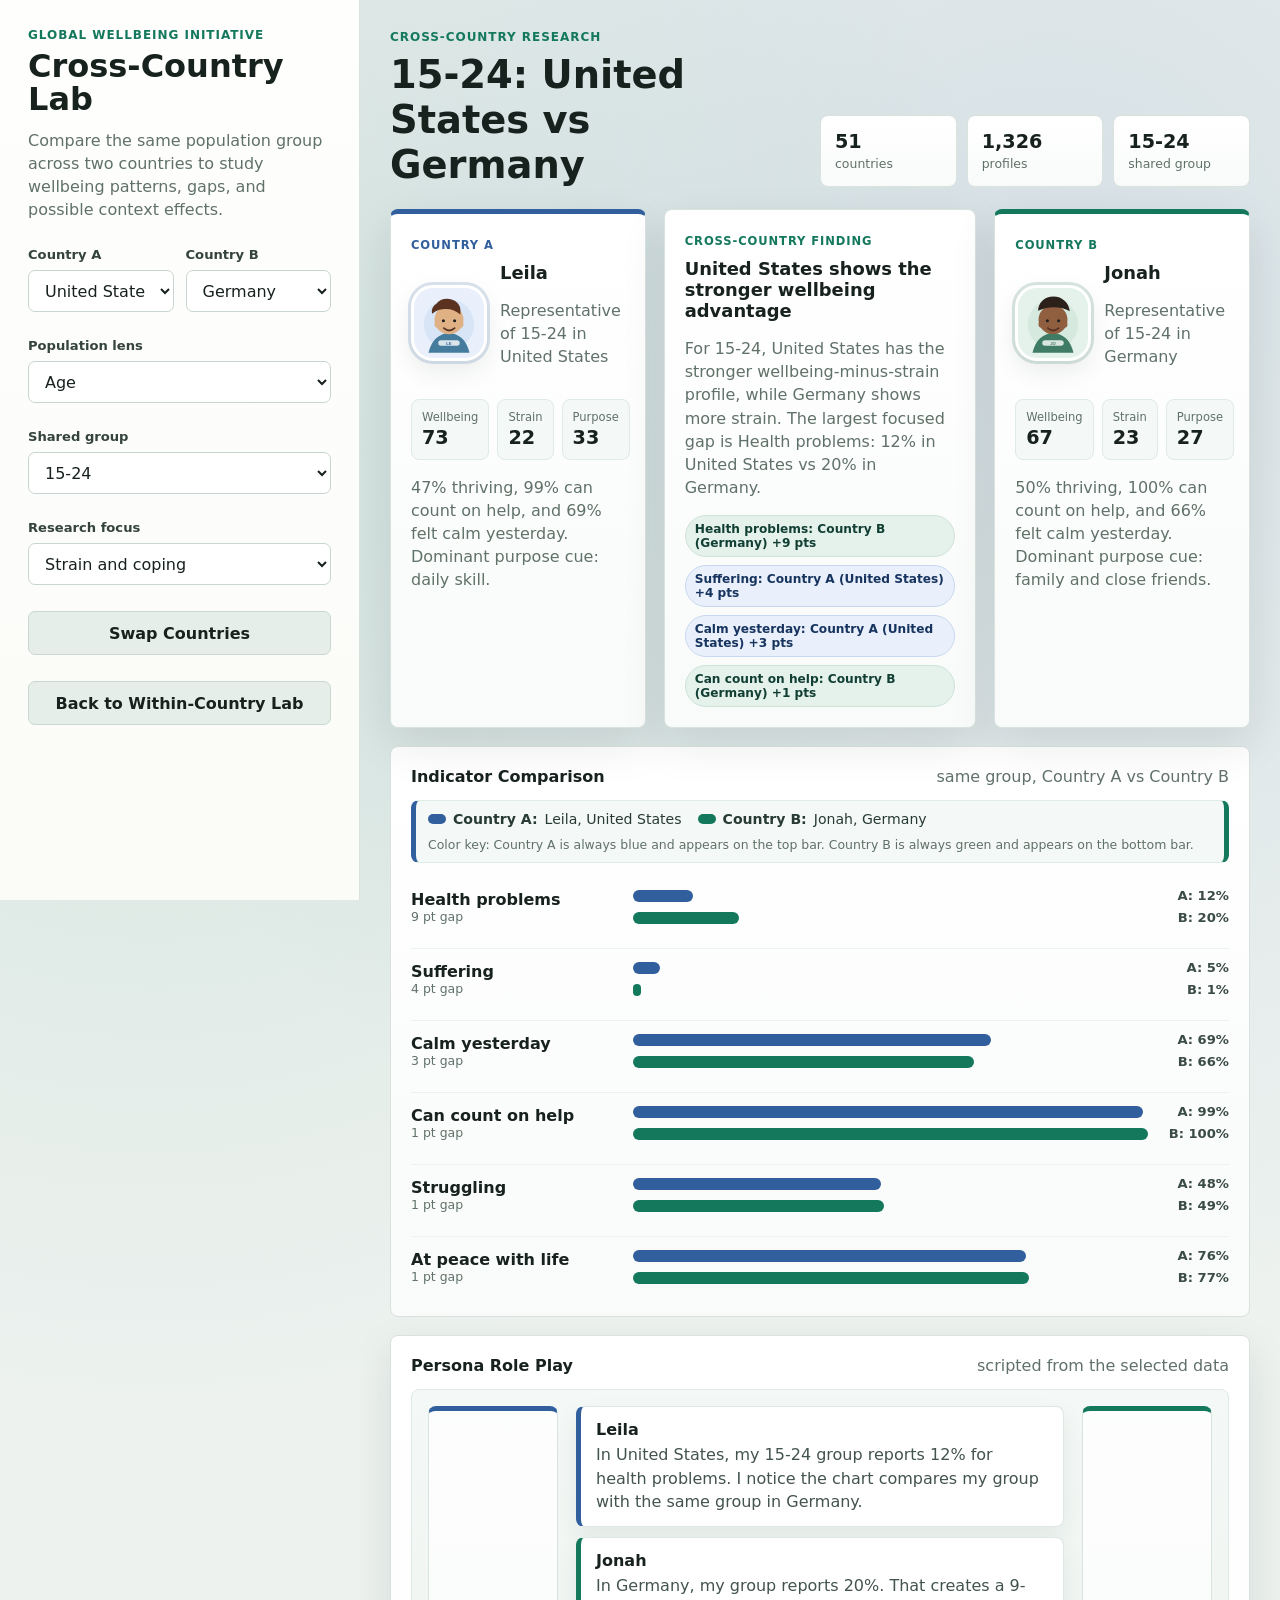
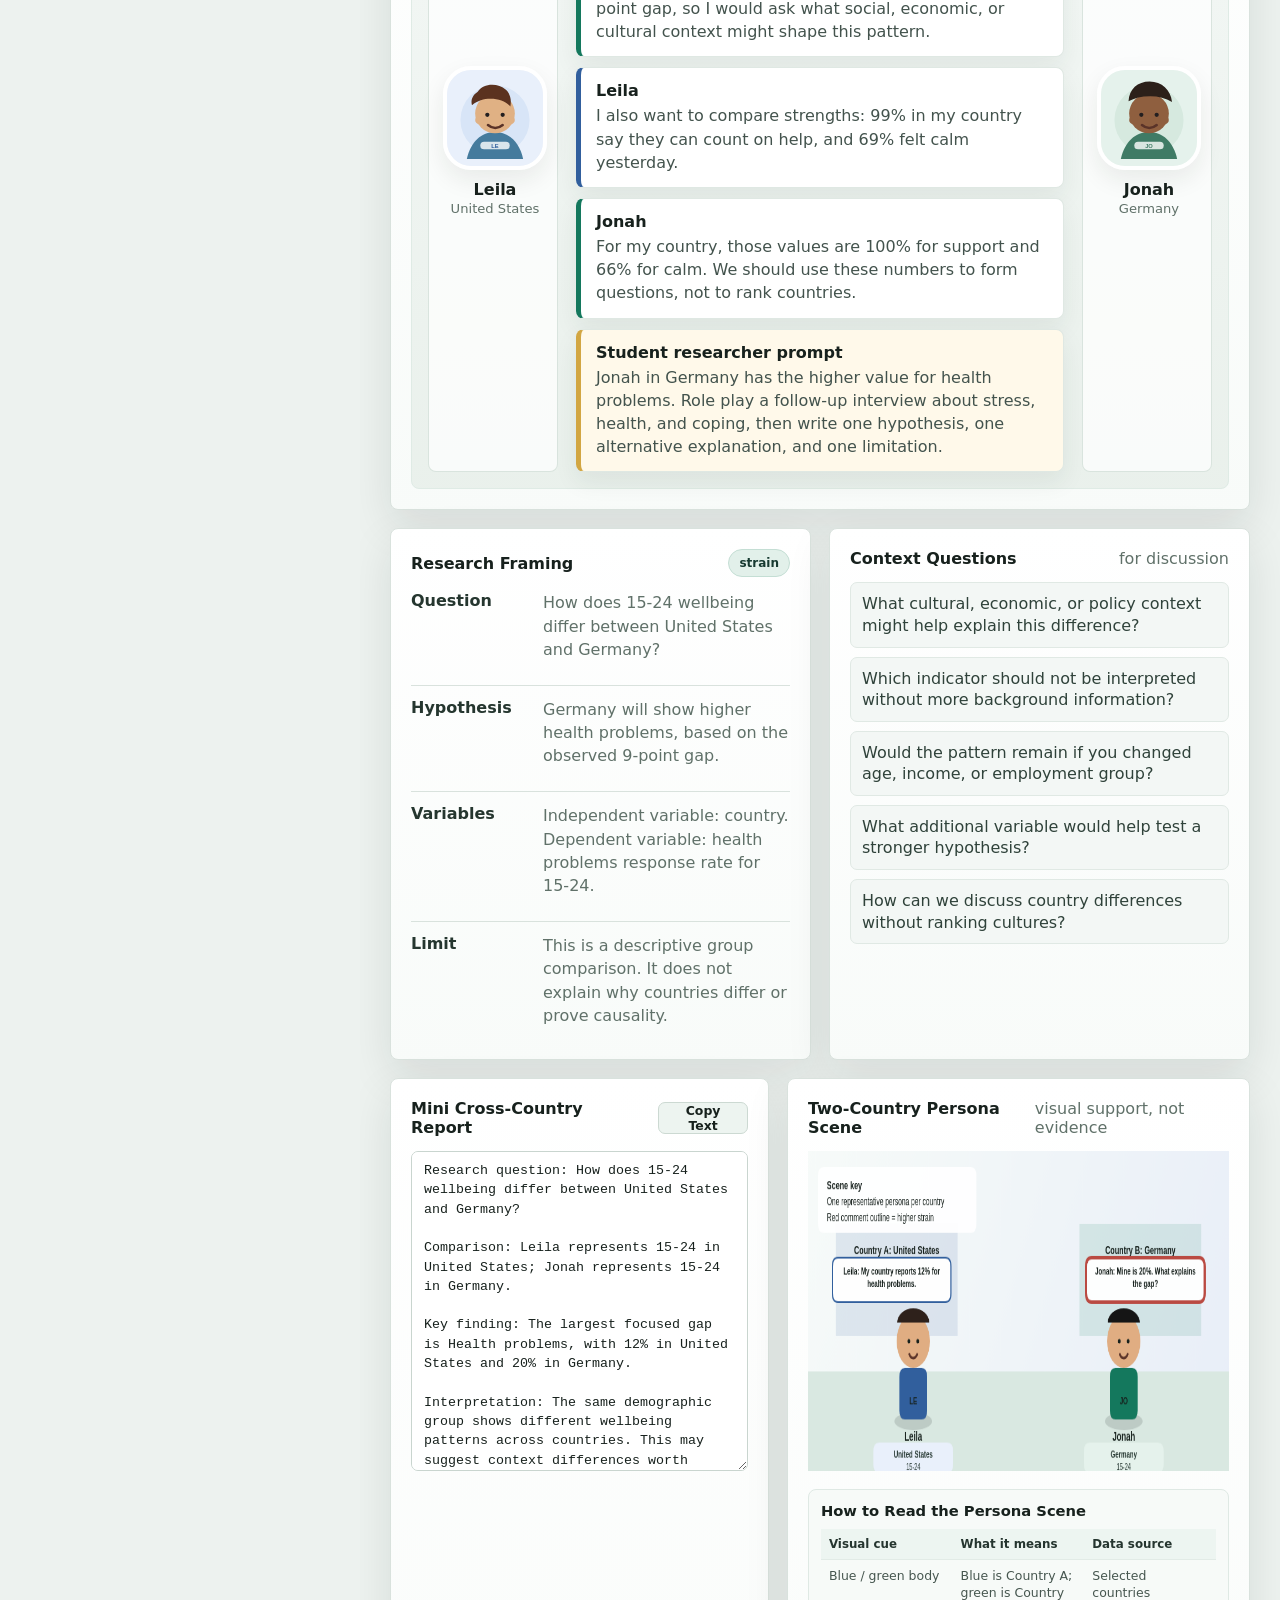
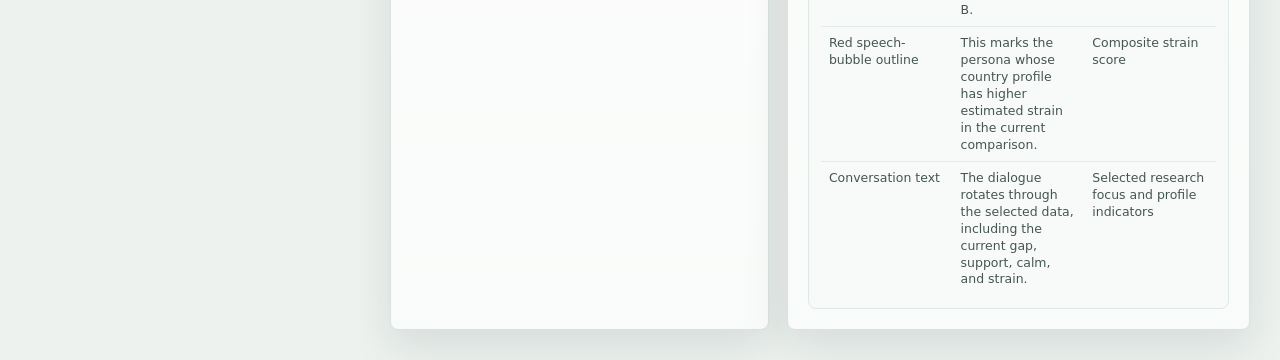
<file: wellbeing-countries.html>
<!doctype html>
<html lang="en">
  <head>
    <meta charset="utf-8" />
    <meta name="viewport" content="width=device-width, initial-scale=1" />
    <title>Cross-Country Wellbeing Lab</title>
    <link rel="stylesheet" href="assets/styles.css?v=country-no-rings" />
  </head>
  <body>
    <main class="app-shell wellbeing-app">
      <aside class="control-panel" aria-label="Cross-country wellbeing controls">
        <div class="brand-block">
          <p class="eyebrow">Global Wellbeing Initiative</p>
          <h1>Cross-Country Lab</h1>
          <p class="source-note">Compare the same population group across two countries to study wellbeing patterns, gaps, and possible context effects.</p>
        </div>

        <section class="panel-section two-col">
          <div>
            <label for="countryA">Country A</label>
            <select id="countryA"></select>
          </div>
          <div>
            <label for="countryB">Country B</label>
            <select id="countryB"></select>
          </div>
        </section>

        <section class="panel-section">
          <label for="countryDimension">Population lens</label>
          <select id="countryDimension"></select>
        </section>

        <section class="panel-section">
          <label for="countryGroup">Shared group</label>
          <select id="countryGroup"></select>
        </section>

        <section class="panel-section">
          <label for="countryFocus">Research focus</label>
          <select id="countryFocus">
            <option value="strain">Strain and coping</option>
            <option value="support">Support and social resources</option>
            <option value="purpose">Purpose and meaning</option>
            <option value="work">Work meaning and choices</option>
            <option value="balance">Calm, peace, and balance</option>
          </select>
        </section>

        <section class="panel-section">
          <button id="swapCountries" class="secondary-button" type="button">Swap Countries</button>
        </section>

        <section class="panel-section">
          <a class="secondary-link" href="wellbeing.html">Back to Within-Country Lab</a>
        </section>
      </aside>

      <section class="workspace">
        <header class="workspace-top">
          <div>
            <p class="eyebrow">Cross-Country Research</p>
            <h2 id="countryLabTitle">Loading wellbeing data...</h2>
          </div>
          <div class="metric-strip" aria-label="Dataset metrics">
            <div>
              <strong id="countryCount">--</strong>
              <span>countries</span>
            </div>
            <div>
              <strong id="profileCount">--</strong>
              <span>profiles</span>
            </div>
            <div>
              <strong id="sharedGroupLabel">--</strong>
              <span>shared group</span>
            </div>
          </div>
        </header>

        <section class="lab-hero">
          <article class="lab-card group-card" id="countryCardA"></article>
          <article class="lab-card contrast-card">
            <span class="card-label">Cross-Country Finding</span>
            <h3 id="countryFinding">Select countries to compare</h3>
            <p id="countryNarrative"></p>
            <div id="countryGapBadges" class="gap-badges"></div>
          </article>
          <article class="lab-card group-card" id="countryCardB"></article>
        </section>

        <section class="lab-card chart-card">
          <div class="section-head">
            <h3>Indicator Comparison</h3>
            <span class="muted">same group, Country A vs Country B</span>
          </div>
          <div id="countryLegend" class="comparison-legend"></div>
          <div id="countryChart" class="comparison-chart"></div>
        </section>

        <section class="lab-card roleplay-card">
          <div class="section-head">
            <h3>Persona Role Play</h3>
            <span class="muted">scripted from the selected data</span>
          </div>
          <div id="countryDialogue" class="persona-dialogue"></div>
        </section>

        <div class="lab-grid">
          <section class="lab-card">
            <div class="section-head">
              <h3>Research Framing</h3>
              <span id="countryQuestionTag" class="pill">strain</span>
            </div>
            <div id="countryResearchBuilder" class="scenario-text"></div>
          </section>

          <section class="lab-card">
            <div class="section-head">
              <h3>Context Questions</h3>
              <span class="muted">for discussion</span>
            </div>
            <div id="countryContextQuestions" class="reflection-prompts"></div>
          </section>
        </div>

        <section class="lab-grid lower">
          <article class="lab-card mini-report">
            <div class="section-head">
              <h3>Mini Cross-Country Report</h3>
              <button id="copyCountryReport" class="mini-button" type="button">Copy Text</button>
            </div>
            <textarea id="countryReportText" rows="9"></textarea>
          </article>

          <article class="lab-card scene-card">
            <div class="section-head">
              <h3>Two-Country Persona Scene</h3>
              <span class="muted">visual support, not evidence</span>
            </div>
            <canvas id="countryCanvas" width="760" height="360" aria-label="Two representative personas comparing wellbeing across countries"></canvas>
            <div id="countryVisualKey" class="visual-key-table"></div>
          </article>
        </section>
      </section>
    </main>

    <script src="assets/wellbeing-countries.js?v=country-no-rings"></script>
  </body>
</html>
</file>
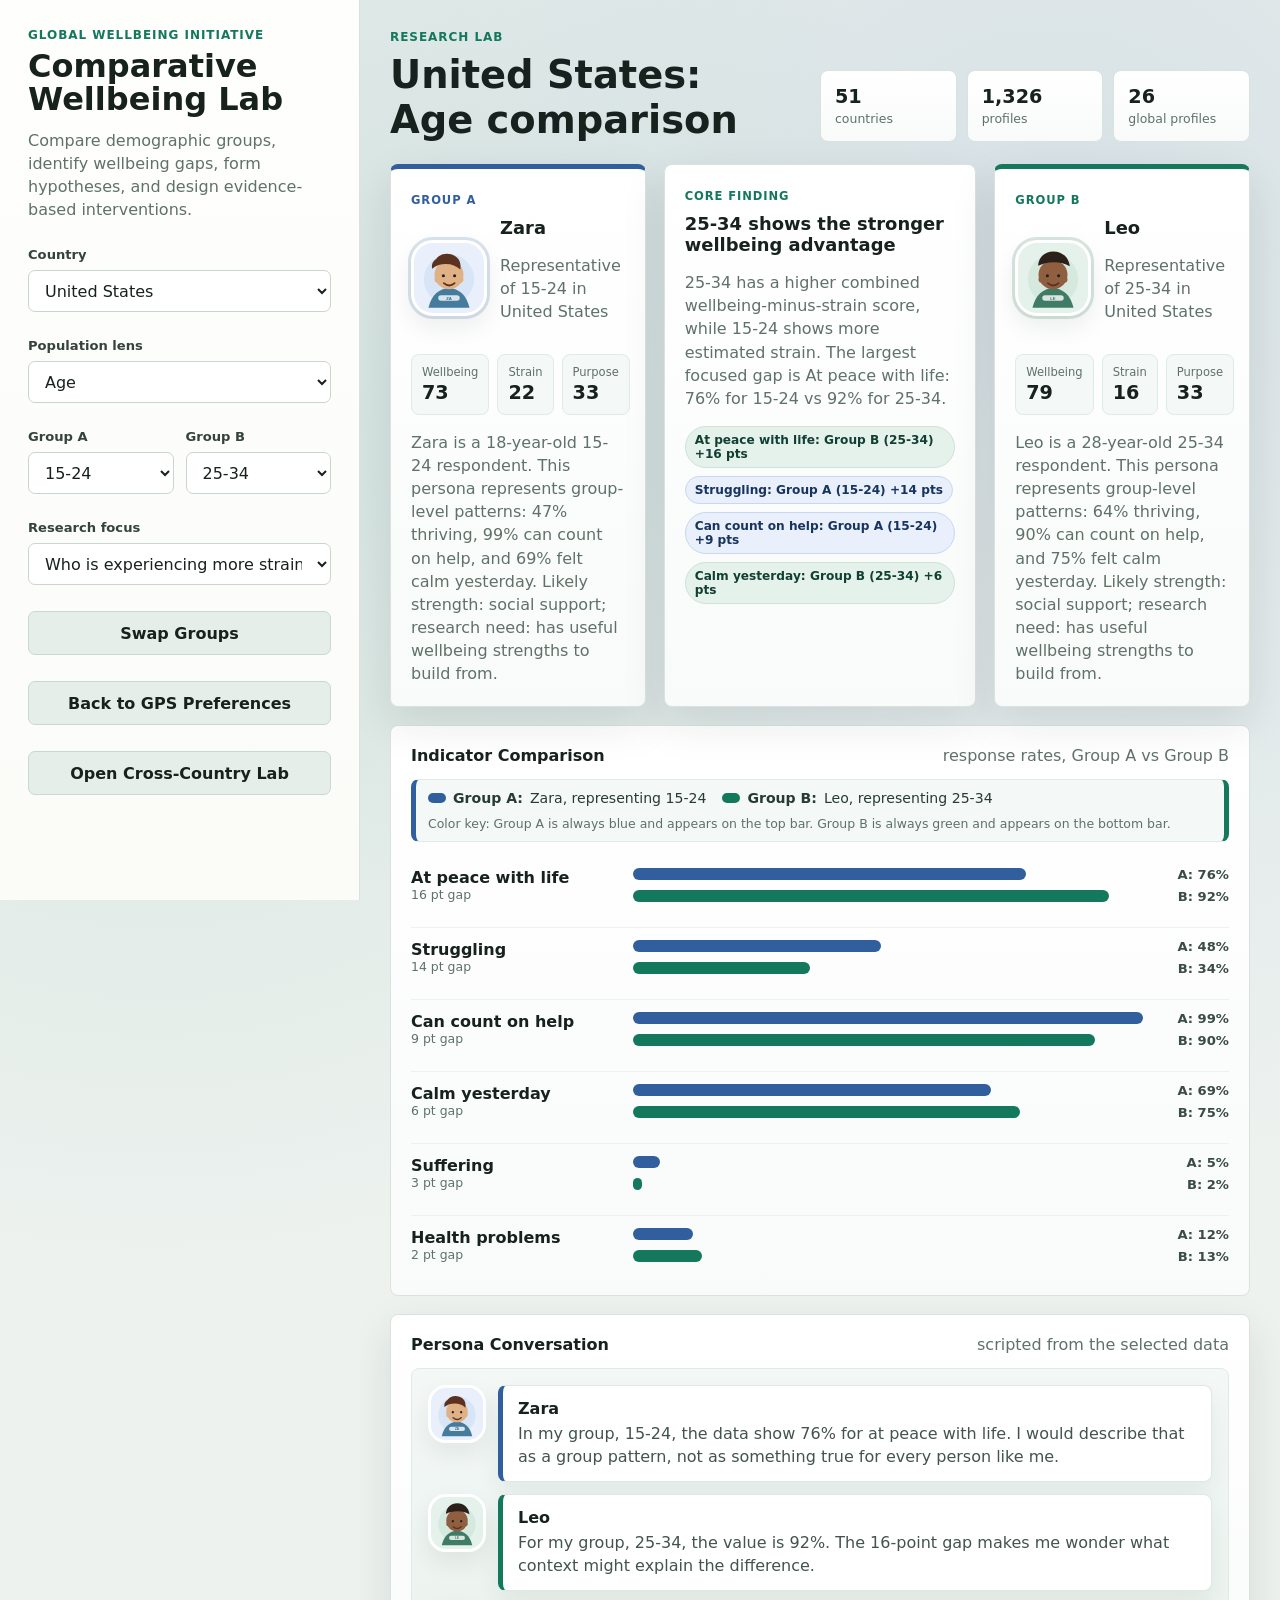
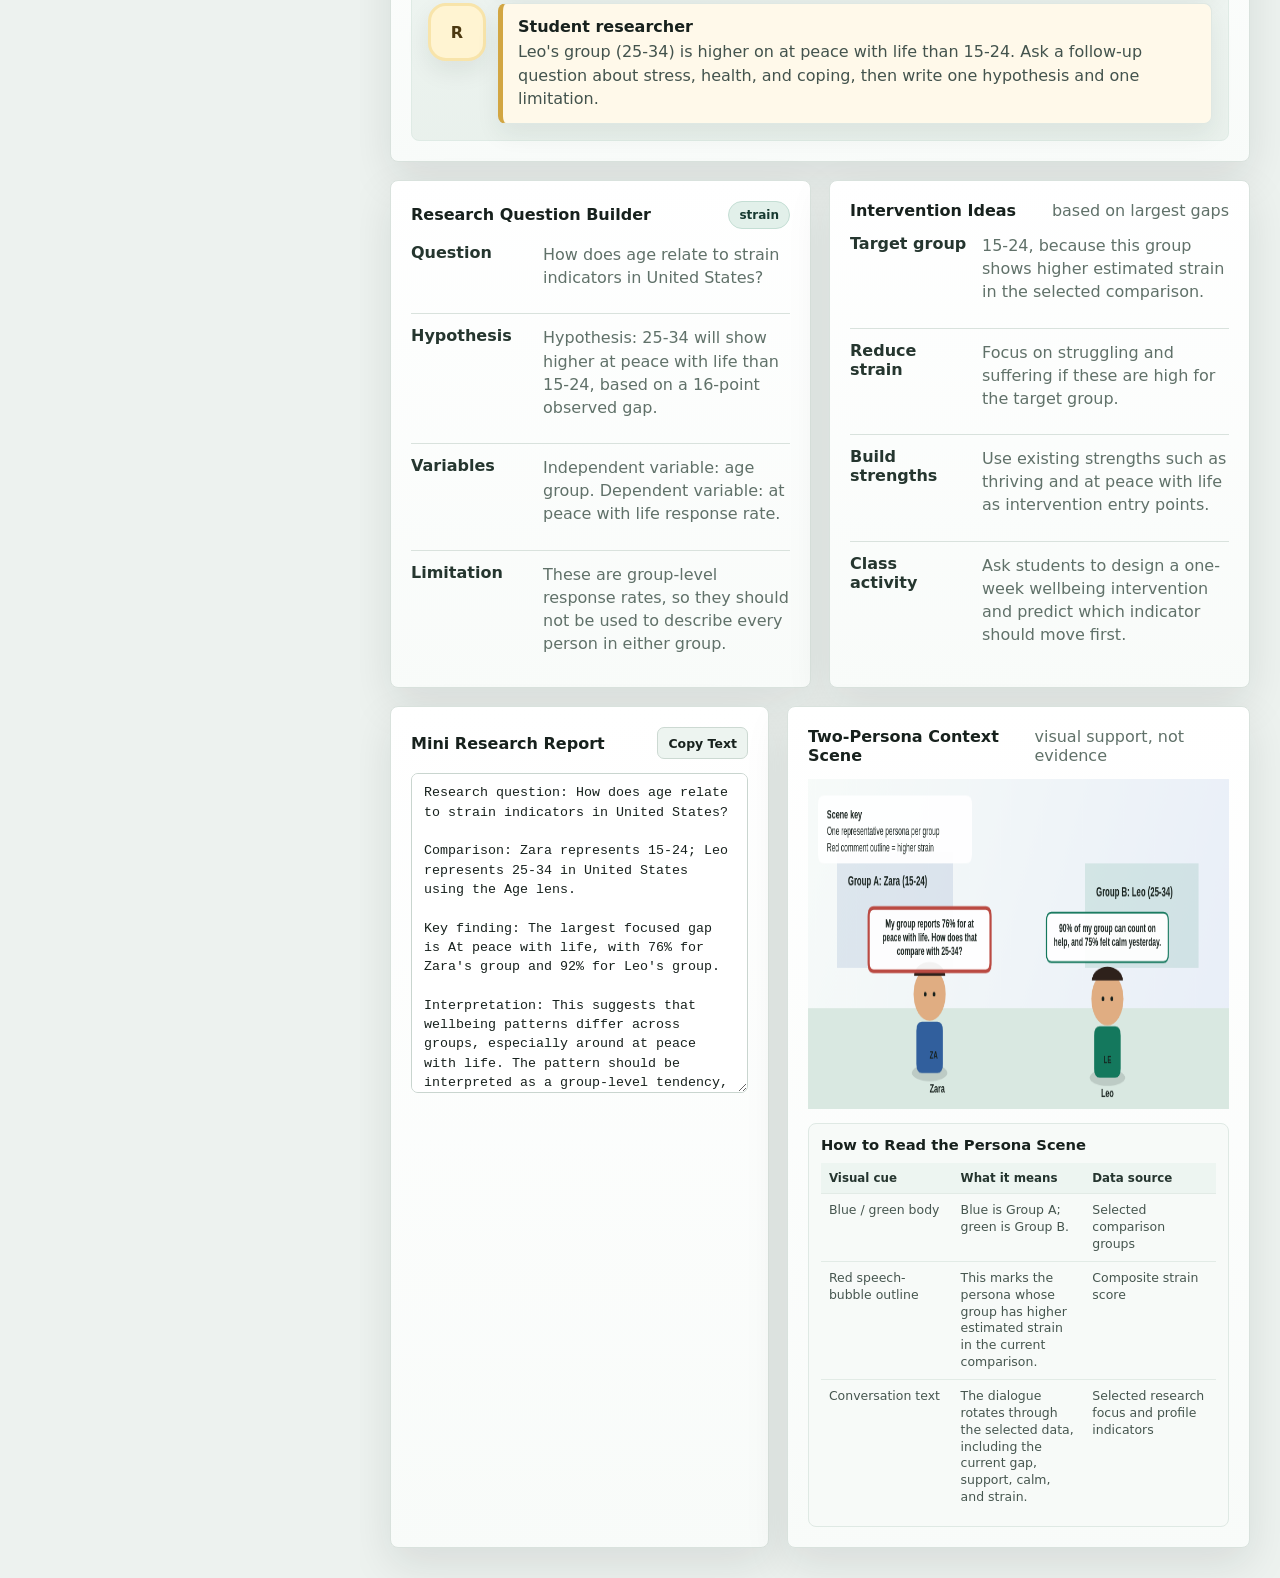
<file: wellbeing.html>
<!doctype html>
<html lang="en">
  <head>
    <meta charset="utf-8" />
    <meta name="viewport" content="width=device-width, initial-scale=1" />
    <title>Comparative Wellbeing Research Lab</title>
    <link rel="stylesheet" href="assets/styles.css?v=wellbeing-no-rings" />
  </head>
  <body>
    <main class="app-shell wellbeing-app">
      <aside class="control-panel" aria-label="Wellbeing research controls">
        <div class="brand-block">
          <p class="eyebrow">Global Wellbeing Initiative</p>
          <h1>Comparative Wellbeing Lab</h1>
          <p class="source-note">Compare demographic groups, identify wellbeing gaps, form hypotheses, and design evidence-based interventions.</p>
        </div>

        <section class="panel-section">
          <label for="wellCountry">Country</label>
          <select id="wellCountry"></select>
        </section>

        <section class="panel-section">
          <label for="wellDimension">Population lens</label>
          <select id="wellDimension"></select>
        </section>

        <section class="panel-section two-col">
          <div>
            <label for="wellGroupA">Group A</label>
            <select id="wellGroupA"></select>
          </div>
          <div>
            <label for="wellGroupB">Group B</label>
            <select id="wellGroupB"></select>
          </div>
        </section>

        <section class="panel-section">
          <label for="wellQuestion">Research focus</label>
          <select id="wellQuestion">
            <option value="strain">Who is experiencing more strain?</option>
            <option value="support">Does support buffer wellbeing?</option>
            <option value="purpose">How does purpose differ?</option>
            <option value="work">Where does work feel meaningful?</option>
            <option value="balance">Who reports more balance and peace?</option>
          </select>
        </section>

        <section class="panel-section">
          <button id="swapGroups" class="secondary-button" type="button">Swap Groups</button>
        </section>

        <section class="panel-section">
          <a class="secondary-link" href="index.html">Back to GPS Preferences</a>
        </section>

        <section class="panel-section">
          <a class="secondary-link" href="wellbeing-countries.html">Open Cross-Country Lab</a>
        </section>
      </aside>

      <section class="workspace">
        <header class="workspace-top">
          <div>
            <p class="eyebrow">Research Lab</p>
            <h2 id="labTitle">Loading wellbeing dataset...</h2>
          </div>
          <div class="metric-strip" aria-label="Dataset metrics">
            <div>
              <strong id="wellCountryCount">--</strong>
              <span>countries</span>
            </div>
            <div>
              <strong id="wellProfileCount">--</strong>
              <span>profiles</span>
            </div>
            <div>
              <strong id="wellGlobalCount">--</strong>
              <span>global profiles</span>
            </div>
          </div>
        </header>

        <section class="lab-hero">
          <article class="lab-card group-card" id="groupCardA"></article>
          <article class="lab-card contrast-card">
            <span class="card-label">Core Finding</span>
            <h3 id="coreFinding">Select two groups to compare</h3>
            <p id="findingNarrative"></p>
            <div id="gapBadges" class="gap-badges"></div>
          </article>
          <article class="lab-card group-card" id="groupCardB"></article>
        </section>

        <section class="lab-card chart-card">
          <div class="section-head">
            <h3>Indicator Comparison</h3>
            <span class="muted">response rates, Group A vs Group B</span>
          </div>
          <div id="comparisonLegend" class="comparison-legend"></div>
          <div id="comparisonChart" class="comparison-chart"></div>
        </section>

        <section class="lab-card roleplay-card">
          <div class="section-head">
            <h3>Persona Conversation</h3>
            <span class="muted">scripted from the selected data</span>
          </div>
          <div id="wellDialogue" class="persona-dialogue"></div>
        </section>

        <div class="lab-grid">
          <section class="lab-card">
            <div class="section-head">
              <h3>Research Question Builder</h3>
              <span id="questionTag" class="pill">strain</span>
            </div>
            <div id="researchBuilder" class="scenario-text"></div>
          </section>

          <section class="lab-card">
            <div class="section-head">
              <h3>Intervention Ideas</h3>
              <span class="muted">based on largest gaps</span>
            </div>
            <div id="interventionIdeas" class="scenario-text"></div>
          </section>
        </div>

        <section class="lab-grid lower">
          <article class="lab-card mini-report">
            <div class="section-head">
              <h3>Mini Research Report</h3>
              <button id="copyReport" class="mini-button" type="button">Copy Text</button>
            </div>
            <textarea id="miniReportText" rows="10"></textarea>
          </article>

          <article class="lab-card scene-card">
            <div class="section-head">
              <h3>Two-Persona Context Scene</h3>
              <span class="muted">visual support, not evidence</span>
            </div>
            <canvas id="wellCanvas" width="760" height="360" aria-label="Animated population wellbeing scene"></canvas>
            <div id="wellVisualKey" class="visual-key-table"></div>
          </article>
        </section>
      </section>
    </main>

    <script src="assets/wellbeing.js?v=wellbeing-no-rings"></script>
  </body>
</html>
</file>
<file: assets/styles.css>
:root {
  --ink: #17211d;
  --muted: #607169;
  --line: #d9e2dd;
  --panel: #fbfcf8;
  --paper: #ffffff;
  --green: #14785d;
  --blue: #315f9d;
  --red: #ba4a42;
  --gold: #b7791f;
  --teal: #0f766e;
  --shadow: 0 16px 44px rgba(23, 33, 29, 0.1);
  --soft-shadow: 0 10px 24px rgba(23, 33, 29, 0.08);
}

* {
  box-sizing: border-box;
}

body {
  margin: 0;
  color: var(--ink);
  background:
    radial-gradient(circle at 12% 14%, rgba(20, 120, 93, 0.11), transparent 28%),
    radial-gradient(circle at 82% 8%, rgba(49, 95, 157, 0.12), transparent 30%),
    #edf2ef;
  font-family:
    Inter, ui-sans-serif, system-ui, -apple-system, BlinkMacSystemFont, "Segoe UI", sans-serif;
}

button,
input,
select {
  font: inherit;
}

.app-shell {
  min-height: 100vh;
  display: grid;
  grid-template-columns: minmax(290px, 360px) 1fr;
}

.control-panel {
  position: sticky;
  top: 0;
  height: 100vh;
  overflow: auto;
  padding: 28px;
  background:
    linear-gradient(180deg, rgba(255, 255, 255, 0.76), rgba(251, 252, 248, 0.96)),
    var(--panel);
  border-right: 1px solid var(--line);
}

.brand-block h1,
.workspace-top h2,
.section-head h3,
.section-head h2,
.persona-card h3 {
  margin: 0;
  letter-spacing: 0;
}

.brand-block h1 {
  font-size: 2rem;
  line-height: 1.04;
}

.eyebrow {
  margin: 0 0 8px;
  color: var(--green);
  font-size: 0.75rem;
  font-weight: 800;
  letter-spacing: 0.08em;
  text-transform: uppercase;
}

.source-note,
.muted,
.persona-head p {
  color: var(--muted);
}

.source-note {
  margin: 12px 0 0;
  line-height: 1.45;
}

.panel-section {
  margin-top: 26px;
}

label {
  display: block;
  margin-bottom: 8px;
  color: #34433d;
  font-size: 0.82rem;
  font-weight: 750;
}

select,
input[type="number"],
input[type="text"],
textarea {
  width: 100%;
  padding: 9px 12px;
  color: var(--ink);
  background: var(--paper);
  border: 1px solid #c9d5cf;
  border-radius: 7px;
}

select,
input[type="number"],
input[type="text"] {
  min-height: 42px;
}

textarea {
  resize: vertical;
  min-height: 92px;
}

.two-col {
  display: grid;
  grid-template-columns: 1fr 1fr;
  gap: 12px;
}

.section-head {
  display: flex;
  align-items: center;
  justify-content: space-between;
  gap: 12px;
  margin-bottom: 14px;
}

.section-head h2,
.section-head h3 {
  font-size: 1rem;
}

.reset-button,
.primary-button {
  display: inline-flex;
  align-items: center;
  justify-content: center;
  border: 0;
  cursor: pointer;
}

.secondary-button {
  width: 100%;
  min-height: 44px;
  color: var(--ink);
  background: #e6eee9;
  border: 1px solid #c9d8d0;
  border-radius: 7px;
  cursor: pointer;
  font-weight: 800;
}

.secondary-link {
  display: inline-flex;
  align-items: center;
  justify-content: center;
  width: 100%;
  min-height: 44px;
  color: var(--ink);
  background: #e6eee9;
  border: 1px solid #c9d8d0;
  border-radius: 7px;
  font-weight: 800;
  text-decoration: none;
}

.secondary-link:hover {
  filter: brightness(0.96);
}

.secondary-button:hover {
  filter: brightness(0.96);
}

.reset-button {
  height: 36px;
  padding: 0 12px;
  color: var(--ink);
  background: #e6eee9;
  border-radius: 7px;
  font-size: 0.78rem;
  font-weight: 800;
}

.primary-button {
  width: 100%;
  min-height: 46px;
  color: #fff;
  background: var(--ink);
  border-radius: 7px;
  font-weight: 800;
}

.primary-button:hover,
.reset-button:hover {
  filter: brightness(0.94);
}

.trait-controls {
  display: grid;
  gap: 15px;
}

.trait-control {
  display: grid;
  gap: 7px;
}

.trait-control header {
  display: flex;
  align-items: baseline;
  justify-content: space-between;
  gap: 10px;
}

.trait-control b {
  font-size: 0.86rem;
}

.trait-control span {
  color: var(--muted);
  font-size: 0.8rem;
  font-variant-numeric: tabular-nums;
}

input[type="range"] {
  width: 100%;
  accent-color: var(--green);
}

.workspace {
  padding: 30px;
  overflow: hidden;
}

.workspace-top {
  display: flex;
  align-items: end;
  justify-content: space-between;
  gap: 24px;
  margin-bottom: 22px;
}

.workspace-top h2 {
  font-size: clamp(1.8rem, 3vw, 3rem);
}

.metric-strip {
  display: grid;
  grid-template-columns: repeat(3, minmax(92px, 1fr));
  gap: 10px;
  min-width: min(430px, 100%);
}

.metric-strip div,
.student-guide,
.explorer-section,
.study-lens,
.persona-card,
.radar-panel,
.trait-panel,
.scenario-panel,
.dashboard-section,
.comparison-section,
.global-section,
.scene-section,
.classroom-section,
.research-section {
  background:
    linear-gradient(180deg, rgba(255, 255, 255, 0.98), rgba(248, 251, 249, 0.98)),
    var(--paper);
  border: 1px solid var(--line);
  border-radius: 8px;
  box-shadow: var(--shadow);
}

.metric-strip div {
  padding: 14px;
  box-shadow: none;
}

.metric-strip strong {
  display: block;
  font-size: 1.2rem;
}

.metric-strip span {
  color: var(--muted);
  font-size: 0.78rem;
}

.simulation-grid {
  display: grid;
  grid-template-columns: minmax(320px, 1.05fr) minmax(320px, 1fr);
  gap: 18px;
}

.persona-card,
.student-guide,
.explorer-section,
.study-lens,
.radar-panel,
.trait-panel,
.scenario-panel,
.dashboard-section,
.comparison-section,
.global-section,
.scene-section,
.classroom-section,
.research-section {
  padding: 20px;
}

.student-guide {
  display: grid;
  grid-template-columns: minmax(210px, 0.34fr) 1fr;
  gap: 18px;
  align-items: start;
  margin-bottom: 18px;
}

.student-guide h3 {
  margin: 0;
  font-size: 1.2rem;
}

.student-steps {
  display: grid;
  grid-template-columns: repeat(4, 1fr);
  gap: 10px;
}

.student-steps article {
  padding: 13px;
  background: #f7faf8;
  border: 1px solid #e0e9e4;
  border-radius: 8px;
}

.student-steps b {
  display: block;
  margin-bottom: 6px;
}

.student-steps p {
  margin: 0;
  color: var(--muted);
  font-size: 0.84rem;
  line-height: 1.38;
}

.explorer-section {
  margin-bottom: 18px;
}

.explorer-step-track {
  display: grid;
  grid-template-columns: repeat(5, 1fr);
  gap: 8px;
  margin-bottom: 14px;
}

.explorer-step-dot {
  min-height: 74px;
  padding: 9px;
  color: #31413a;
  text-align: left;
  background: #f7faf8;
  border: 1px solid #dce8e2;
  border-radius: 8px;
  cursor: pointer;
}

.explorer-step-dot span {
  width: 24px;
  height: 24px;
  display: inline-grid;
  place-items: center;
  margin-bottom: 7px;
  color: #fff;
  background: #899a91;
  border-radius: 50%;
  font-size: 0.75rem;
  font-weight: 900;
}

.explorer-step-dot b {
  display: block;
  font-size: 0.8rem;
  line-height: 1.22;
}

.explorer-step-dot.active {
  background: #edf6fb;
  border-color: #b9d4e7;
  box-shadow: inset 0 0 0 2px rgba(49, 95, 157, 0.16);
}

.explorer-step-dot.active span,
.explorer-step-dot.complete span {
  background: var(--blue);
}

.explorer-layout {
  display: grid;
  grid-template-columns: minmax(260px, 0.72fr) 1fr;
  gap: 14px;
}

.explorer-card {
  padding: 16px;
  background: #fff;
  border: 1px solid #dce8e2;
  border-radius: 8px;
  box-shadow: var(--soft-shadow);
}

.explorer-card h4 {
  margin: 8px 0;
  font-size: 1.05rem;
}

.explorer-card p {
  color: #3e4d47;
  line-height: 1.45;
}

.explorer-notebook-grid {
  display: grid;
  grid-template-columns: 145px 1fr;
  gap: 10px 12px;
  align-items: start;
}

.explorer-notebook-grid label {
  margin: 10px 0 0;
}

.explorer-notebook-grid textarea {
  min-height: 72px;
}

.study-lens {
  margin-bottom: 18px;
}

.study-lens-grid {
  display: grid;
  grid-template-columns: repeat(3, 1fr);
  gap: 12px;
}

.study-lens-grid div {
  padding: 13px;
  background: #f7faf8;
  border: 1px solid #e0e9e4;
  border-radius: 8px;
}

.study-lens-grid b {
  display: block;
  margin-bottom: 6px;
}

.study-lens-grid p {
  margin: 0;
  color: var(--muted);
  font-size: 0.84rem;
  line-height: 1.38;
}

.dashboard-section {
  margin-bottom: 18px;
}

.dashboard-summary {
  display: grid;
  grid-template-columns: repeat(3, 1fr);
  gap: 12px;
  margin-bottom: 14px;
}

.dashboard-stat {
  padding: 14px;
  background: #f7faf8;
  border: 1px solid #e0e9e4;
  border-radius: 8px;
}

.dashboard-stat span {
  display: block;
  color: var(--green);
  font-size: 0.72rem;
  font-weight: 850;
  letter-spacing: 0.08em;
  text-transform: uppercase;
}

.dashboard-stat b {
  display: block;
  margin-top: 5px;
}

.dashboard-stat p {
  margin: 5px 0 0;
  color: var(--muted);
  font-size: 0.84rem;
  line-height: 1.35;
}

.dashboard-trait-grid {
  display: grid;
  grid-template-columns: repeat(3, minmax(190px, 1fr));
  gap: 12px;
}

.dashboard-trait-card {
  padding: 14px;
  background: #fff;
  border: 1px solid #e0e9e4;
  border-radius: 8px;
  box-shadow: var(--soft-shadow);
}

.dashboard-trait-top {
  display: flex;
  justify-content: space-between;
  gap: 12px;
  align-items: start;
}

.dashboard-trait-top .card-label {
  margin-bottom: 0;
}

.dashboard-trait-top b {
  color: #263830;
  font-variant-numeric: tabular-nums;
}

.dashboard-scale {
  position: relative;
  height: 14px;
  margin: 12px 0;
  background: linear-gradient(90deg, rgba(186, 74, 66, 0.16), #edf3ef 50%, rgba(20, 120, 93, 0.18));
  border: 1px solid #d7e4dd;
  border-radius: 99px;
}

.dashboard-scale .global-line {
  position: absolute;
  left: 50%;
  top: -4px;
  width: 1px;
  height: 20px;
  background: #8fa096;
}

.dashboard-scale .country-dot,
.dashboard-scale span {
  position: absolute;
  top: 50%;
  width: 12px;
  height: 12px;
  transform: translate(-50%, -50%);
  border-radius: 50%;
}

.dashboard-scale .country-dot {
  background: var(--blue);
  border: 2px solid #fff;
}

.dashboard-scale span {
  background: var(--green);
  border: 2px solid #fff;
  box-shadow: 0 0 0 2px rgba(20, 120, 93, 0.22);
}

.dashboard-trait-card p,
.dashboard-trait-card small {
  display: block;
  color: var(--muted);
  line-height: 1.38;
}

.dashboard-trait-card p {
  margin: 0 0 6px;
  font-size: 0.84rem;
}

.dashboard-trait-card small {
  font-size: 0.76rem;
}

.interpretation-note,
.uncertainty-note,
.reflection-callout {
  margin-top: 14px;
  padding: 12px 13px;
  color: #33443d;
  background: #fff9ea;
  border: 1px solid #f0dfae;
  border-left: 5px solid var(--gold);
  border-radius: 8px;
  line-height: 1.42;
}

.layer-heading {
  margin: 0 0 14px;
  padding: 2px 0;
}

.layer-heading h3 {
  margin: 0;
  font-size: 1rem;
}

.persona-details {
  position: relative;
  z-index: 1;
  display: grid;
  grid-template-columns: 1fr 1fr;
  gap: 10px;
  margin-top: 16px;
}

.persona-detail-row {
  padding: 11px;
  background: #f7faf8;
  border: 1px solid #e0e9e4;
  border-radius: 8px;
}

.persona-detail-row.wide {
  grid-column: 1 / -1;
}

.persona-detail-row b {
  display: block;
  margin-bottom: 5px;
  font-size: 0.82rem;
}

.persona-detail-row p,
.reflection-callout p {
  margin: 0;
  color: var(--muted);
  font-size: 0.84rem;
  line-height: 1.38;
}

.persona-detail-row .trait-tags {
  display: flex;
  flex-wrap: wrap;
  gap: 6px;
}

.uncertainty-note,
.reflection-callout {
  position: relative;
  z-index: 1;
  background: #f7faf8;
  border-color: #d8e7df;
  border-left-color: var(--green);
}

.reflection-callout b {
  display: block;
  margin-bottom: 5px;
}

.persona-card {
  position: relative;
  overflow: hidden;
}

.persona-card::after {
  content: "";
  position: absolute;
  right: -42px;
  top: -54px;
  width: 180px;
  height: 180px;
  background: conic-gradient(from 140deg, rgba(20, 120, 93, 0.16), rgba(49, 95, 157, 0.12), rgba(183, 121, 31, 0.14), rgba(20, 120, 93, 0.16));
  border-radius: 50%;
  pointer-events: none;
}

.persona-head {
  position: relative;
  z-index: 1;
  display: flex;
  align-items: center;
  gap: 14px;
  margin-bottom: 18px;
}

.avatar {
  width: 58px;
  height: 58px;
  display: grid;
  place-items: center;
  flex: 0 0 58px;
  overflow: hidden;
  background: #e7f0eb;
  border: 3px solid #fff;
  border-radius: 50%;
  box-shadow: 0 8px 18px rgba(23, 33, 29, 0.16);
}

.hero-avatar {
  width: 82px;
  height: 82px;
  flex-basis: 82px;
}

.avatar img {
  width: 100%;
  height: 100%;
  display: block;
}

.persona-narrative {
  position: relative;
  z-index: 1;
  min-height: 78px;
  margin: 0;
  color: #31413a;
  font-size: 1.04rem;
  line-height: 1.58;
}

.decision-band {
  position: relative;
  z-index: 1;
  display: grid;
  grid-template-columns: minmax(130px, 1fr) minmax(130px, 1.3fr) auto;
  align-items: center;
  gap: 14px;
  margin-top: 18px;
  padding-top: 18px;
  border-top: 1px solid var(--line);
}

.decision-band span {
  display: block;
  color: var(--muted);
  font-size: 0.78rem;
}

.decision-band strong {
  display: block;
  margin-top: 3px;
}

.probability-meter {
  height: 12px;
  overflow: hidden;
  background: #e4ece7;
  border-radius: 99px;
}

.probability-meter div {
  width: 50%;
  height: 100%;
  background: linear-gradient(90deg, var(--red), var(--gold), var(--green));
  border-radius: inherit;
}

.pill {
  display: inline-flex;
  align-items: center;
  min-height: 28px;
  padding: 0 10px;
  color: #173a31;
  background: #e2f0ea;
  border: 1px solid #c4ded4;
  border-radius: 99px;
  font-size: 0.75rem;
  font-weight: 800;
}

canvas {
  width: 100%;
  max-width: 100%;
  aspect-ratio: 13 / 9;
}

.chart-explainer {
  margin: 0 0 12px;
  color: var(--muted);
  line-height: 1.45;
}

.trait-map-plot {
  display: grid;
  gap: 12px;
}

.trait-map-row {
  display: grid;
  grid-template-columns: minmax(150px, 0.32fr) minmax(220px, 1fr) minmax(120px, 0.26fr);
  gap: 12px;
  align-items: center;
  padding: 11px;
  background: #f7faf8;
  border: 1px solid #e0e9e4;
  border-radius: 8px;
}

.trait-map-label b,
.trait-map-label span,
.trait-map-values span,
.trait-map-values b {
  display: block;
}

.trait-map-label b {
  font-size: 0.86rem;
}

.trait-map-label span,
.trait-map-values span {
  margin-top: 3px;
  color: var(--muted);
  font-size: 0.76rem;
  line-height: 1.25;
}

.trait-map-values {
  text-align: right;
  font-size: 0.78rem;
  font-variant-numeric: tabular-nums;
}

.trait-map-values b {
  margin-top: 3px;
  color: var(--green);
}

.trait-map-scale {
  position: relative;
  height: 28px;
  background:
    linear-gradient(90deg, rgba(186, 74, 66, 0.14), rgba(237, 243, 239, 0.95) 50%, rgba(20, 120, 93, 0.16)),
    #edf3ef;
  border: 1px solid #d7e4dd;
  border-radius: 99px;
}

.scale-label {
  position: absolute;
  top: 50%;
  transform: translateY(-50%);
  color: rgba(58, 75, 68, 0.58);
  font-size: 0.68rem;
  font-weight: 800;
  pointer-events: none;
}

.scale-label.low {
  left: 9px;
}

.scale-label.high {
  right: 9px;
}

.trait-global-line {
  position: absolute;
  top: -5px;
  width: 2px;
  height: 36px;
  transform: translateX(-50%);
  background: #87978f;
  border-radius: 99px;
}

.trait-country-dot,
.trait-persona-dot {
  position: absolute;
  top: 50%;
  width: 14px;
  height: 14px;
  transform: translate(-50%, -50%);
  border: 2px solid #fff;
  border-radius: 50%;
  box-shadow: 0 0 0 1px rgba(23, 33, 29, 0.12);
}

.trait-country-dot {
  background: var(--blue);
}

.trait-persona-dot {
  width: 16px;
  height: 16px;
  background: var(--green);
  box-shadow: 0 0 0 3px rgba(20, 120, 93, 0.16);
}

.chart-key {
  display: grid;
  grid-template-columns: repeat(3, 1fr);
  gap: 8px;
  margin-top: 12px;
}

.chart-key span {
  padding: 9px 10px;
  color: #3b4b45;
  background: #f7faf8;
  border: 1px solid #e0e9e4;
  border-radius: 8px;
  font-size: 0.8rem;
  line-height: 1.3;
}

.chart-key b {
  display: block;
  color: var(--ink);
  font-size: 0.78rem;
}

.trait-bars {
  display: grid;
  gap: 12px;
}

.trait-bar {
  display: grid;
  grid-template-columns: 150px 1fr 52px;
  align-items: center;
  gap: 12px;
}

.bar-track {
  position: relative;
  height: 10px;
  background: #e8efeb;
  border-radius: 99px;
}

.bar-track::before {
  content: "";
  position: absolute;
  left: 50%;
  top: -4px;
  width: 1px;
  height: 18px;
  background: #aab9b1;
}

.bar-fill {
  position: absolute;
  top: 0;
  height: 100%;
  background: var(--blue);
  border-radius: 99px;
}

.trait-value {
  text-align: right;
  color: #3b4b45;
  font-variant-numeric: tabular-nums;
}

.scenario-text {
  display: grid;
  gap: 12px;
}

.reason-row {
  display: grid;
  grid-template-columns: 120px 1fr;
  gap: 12px;
  padding: 12px 0;
  border-top: 1px solid var(--line);
}

.reason-row:first-child {
  border-top: 0;
  padding-top: 0;
}

.reason-row b {
  color: #25362f;
}

.reason-row p {
  margin: 0;
  color: var(--muted);
  line-height: 1.45;
}

.prompt-row {
  background: #f7faf8;
  margin: 0 -10px;
  padding: 12px 10px;
  border-radius: 8px;
}

.ethics-row {
  background: #fff9ea;
}

.comparison-section {
  margin-top: 18px;
  box-shadow: none;
}

.global-section {
  margin-top: 18px;
}

.scene-section {
  margin-top: 18px;
}

.classroom-section {
  margin-top: 18px;
}

.research-section {
  margin-top: 18px;
}

.microcopy {
  margin: 5px 0 0;
  color: var(--muted);
  font-size: 0.88rem;
}

.small-action {
  min-height: 36px;
  padding: 0 14px;
  color: #fff;
  background: var(--green);
  border: 0;
  border-radius: 7px;
  cursor: pointer;
  font-weight: 800;
}

.mini-button {
  min-height: 32px;
  padding: 0 10px;
  color: var(--ink);
  background: #edf4f0;
  border: 1px solid #ccd9d2;
  border-radius: 7px;
  cursor: pointer;
  font-size: 0.78rem;
  font-weight: 800;
}

.mini-button:hover {
  filter: brightness(0.96);
}

.small-action:hover {
  filter: brightness(0.94);
}

.scene-actions {
  display: flex;
  flex-wrap: wrap;
  justify-content: flex-end;
  gap: 8px;
}

.global-grid {
  display: grid;
  grid-template-columns: minmax(420px, 1fr) minmax(280px, 360px);
  gap: 18px;
}

.classroom-grid {
  display: grid;
  grid-template-columns: minmax(300px, 0.9fr) minmax(360px, 1.1fr);
  gap: 18px;
}

.research-grid {
  display: grid;
  grid-template-columns: minmax(300px, 0.8fr) minmax(420px, 1.2fr);
  gap: 18px;
}

.research-directions {
  margin-bottom: 18px;
  padding: 18px;
  background: #f7faf8;
  border: 1px solid #dce8e2;
  border-left: 5px solid var(--blue);
  border-radius: 8px;
}

.study-stepper {
  margin-bottom: 18px;
  padding: 18px;
  background: #fff;
  border: 1px solid #dce8e2;
  border-radius: 8px;
  box-shadow: var(--soft-shadow);
}

.study-step-track {
  display: grid;
  grid-template-columns: repeat(6, 1fr);
  gap: 8px;
  margin-bottom: 14px;
}

.study-step-dot {
  min-height: 78px;
  padding: 9px;
  color: #31413a;
  text-align: left;
  background: #f7faf8;
  border: 1px solid #dce8e2;
  border-radius: 8px;
  cursor: pointer;
}

.study-step-dot span {
  width: 24px;
  height: 24px;
  display: inline-grid;
  place-items: center;
  margin-bottom: 7px;
  color: #fff;
  background: #899a91;
  border-radius: 50%;
  font-size: 0.75rem;
  font-weight: 900;
}

.study-step-dot b {
  display: block;
  font-size: 0.78rem;
  line-height: 1.22;
}

.study-step-dot.active {
  background: #e8f4ee;
  border-color: #b9d8c9;
  box-shadow: inset 0 0 0 2px rgba(20, 120, 93, 0.16);
}

.study-step-dot.active span,
.study-step-dot.complete span {
  background: var(--green);
}

.study-step-instruction {
  margin: 0 0 14px;
  color: #3e4d47;
  line-height: 1.45;
}

.study-notebook-grid {
  display: grid;
  grid-template-columns: 150px 1fr;
  gap: 10px 12px;
  align-items: start;
}

.study-notebook-grid label {
  margin: 10px 0 0;
}

.study-notebook-grid textarea {
  min-height: 76px;
}

.research-steps {
  display: grid;
  grid-template-columns: repeat(3, 1fr);
  gap: 12px;
}

.research-steps div {
  padding: 12px;
  background: #fff;
  border: 1px solid #e0e9e4;
  border-radius: 8px;
}

.research-steps b,
.research-warning b {
  display: block;
  margin-bottom: 5px;
  font-size: 0.86rem;
}

.research-steps p,
.research-warning p,
.setup-help {
  margin: 0;
  color: var(--muted);
  font-size: 0.84rem;
  line-height: 1.4;
}

.research-warning {
  margin-top: 12px;
  padding: 12px;
  background: #fff9ea;
  border: 1px solid #f0dfae;
  border-radius: 8px;
}

.setup-help {
  padding: 10px 11px;
  background: #f3f7f5;
  border: 1px solid #e0e9e4;
  border-radius: 8px;
}

.research-grid.lower {
  grid-template-columns: minmax(420px, 1fr) minmax(320px, 0.8fr);
  margin-top: 18px;
}

.classroom-grid.lower {
  grid-template-columns: minmax(420px, 1fr) minmax(300px, 0.75fr);
  margin-top: 18px;
}

.mission-card,
.teacher-card,
.team-panel,
.history-panel,
.reflection-panel,
.research-card {
  padding: 18px;
  background: #fff;
  border: 1px solid #e0e9e4;
  border-radius: 8px;
  box-shadow: var(--soft-shadow);
}

.card-label {
  display: inline-flex;
  margin-bottom: 10px;
  color: var(--green);
  font-size: 0.72rem;
  font-weight: 850;
  letter-spacing: 0.08em;
  text-transform: uppercase;
}

.mission-card h4,
.teacher-card h4,
.team-panel h4,
.history-panel h4,
.reflection-panel h4,
.research-card h4 {
  margin: 0;
  font-size: 1rem;
}

.mission-card p,
.teacher-card p {
  margin: 10px 0 0;
  color: #3e4d47;
  line-height: 1.48;
}

.learning-note {
  margin-top: 14px;
  padding: 12px;
  color: #33443d;
  background: #fff9ea;
  border: 1px solid #f0dfae;
  border-left: 5px solid var(--gold);
  border-radius: 8px;
}

.learning-note b {
  display: block;
  margin-bottom: 5px;
  font-size: 0.84rem;
}

.learning-note p {
  margin: 0;
  color: #4d5b55;
  font-size: 0.84rem;
  line-height: 1.42;
}

.mission-actions {
  display: flex;
  flex-wrap: wrap;
  gap: 8px;
  margin-top: 14px;
}

.prompt-list,
.reflection-prompts {
  display: grid;
  gap: 9px;
  margin-top: 12px;
}

.prompt-chip {
  padding: 10px 11px;
  color: #2f423a;
  background: #f3f7f5;
  border: 1px solid #e0e9e4;
  border-radius: 7px;
  line-height: 1.35;
}

.team-cards {
  display: grid;
  grid-template-columns: 1fr;
  gap: 12px;
}

.student-card {
  display: grid;
  gap: 12px;
  align-items: start;
  padding: 12px;
  background: #f8fbf9;
  border: 1px solid #e0e9e4;
  border-radius: 8px;
}

.single-role-card {
  max-width: 760px;
}

.role-card-help {
  margin: 0 0 14px;
  color: var(--muted);
  line-height: 1.45;
}

.student-card-top {
  display: grid;
  grid-template-columns: 54px 1fr;
  gap: 11px;
  align-items: center;
}

.student-card h5 {
  margin: 0 0 3px;
  font-size: 1rem;
}

.student-card p {
  margin: 0;
  color: var(--muted);
  font-size: 0.8rem;
  line-height: 1.33;
}

.student-card .card-label {
  margin-bottom: 4px;
}

.student-card .trait-tags {
  display: flex;
  flex-wrap: wrap;
  gap: 5px;
  margin-top: 8px;
}

.role-card-section {
  padding: 10px;
  background: #fff;
  border: 1px solid #e0e9e4;
  border-radius: 8px;
}

.role-card-section b {
  display: block;
  margin-bottom: 5px;
  font-size: 0.82rem;
}

.role-card-section p {
  color: #3e4d47;
}

.trait-tag {
  padding: 3px 7px;
  color: #173a31;
  background: #e5f2ec;
  border-radius: 99px;
  font-size: 0.7rem;
  font-weight: 800;
}

.round-history {
  display: grid;
  gap: 10px;
  max-height: 300px;
  overflow: auto;
}

.history-item {
  padding: 11px;
  background: #f8fbf9;
  border: 1px solid #e0e9e4;
  border-radius: 7px;
}

.history-item b {
  display: block;
  margin-bottom: 5px;
  font-size: 0.82rem;
}

.history-item p {
  margin: 0;
  color: var(--muted);
  font-size: 0.82rem;
  line-height: 1.36;
}

.reflection-panel {
  margin-top: 18px;
}

.wellbeing-hero {
  display: grid;
  grid-template-columns: minmax(320px, 0.78fr) minmax(460px, 1.22fr);
  gap: 18px;
  margin-bottom: 18px;
}

.lab-hero {
  display: grid;
  grid-template-columns: minmax(240px, 0.9fr) minmax(300px, 1.1fr) minmax(240px, 0.9fr);
  gap: 18px;
  margin-bottom: 18px;
}

.lab-grid {
  display: grid;
  grid-template-columns: 1fr 1fr;
  gap: 18px;
  margin-top: 18px;
}

.lab-grid.lower {
  grid-template-columns: minmax(360px, 0.9fr) minmax(380px, 1.1fr);
}

.lab-card {
  padding: 20px;
  background:
    linear-gradient(180deg, rgba(255, 255, 255, 0.98), rgba(248, 251, 249, 0.98)),
    var(--paper);
  border: 1px solid var(--line);
  border-radius: 8px;
  box-shadow: var(--shadow);
}

.group-card-top {
  display: flex;
  align-items: center;
  gap: 13px;
}

.group-card h3,
.contrast-card h3 {
  margin: 0;
  font-size: 1.12rem;
}

.group-card p,
.contrast-card p {
  color: var(--muted);
  line-height: 1.45;
}

.group-a-card {
  color: var(--blue);
}

.group-b-card {
  color: var(--green);
}

.group-card .card-label.group-a-card {
  color: var(--blue);
}

.group-card .card-label.group-b-card {
  color: var(--green);
}

.well-mini-avatar {
  width: 54px;
  height: 54px;
  display: grid;
  place-items: center;
  color: #fff;
  background: var(--blue);
  border-radius: 50%;
  border: 3px solid #fff;
  box-shadow: var(--soft-shadow);
  font-weight: 900;
}

.well-mini-avatar.group-b-card {
  background: var(--green);
}

.persona-portrait {
  width: 76px;
  height: 76px;
  flex: 0 0 76px;
  display: block;
  object-fit: cover;
  border-radius: 22px;
  border: 3px solid #fff;
  box-shadow: var(--soft-shadow);
}

.persona-portrait.group-a-card {
  outline: 3px solid rgba(47, 95, 157, 0.18);
}

.persona-portrait.group-b-card {
  outline: 3px solid rgba(63, 123, 101, 0.2);
}

.group-card.group-a-shell {
  border-top: 5px solid var(--blue);
}

.group-card.group-b-shell {
  border-top: 5px solid var(--green);
}

.score-grid {
  display: grid;
  grid-template-columns: repeat(3, 1fr);
  gap: 8px;
  margin-top: 14px;
}

.score-grid div {
  padding: 10px;
  background: #f4f8f6;
  border: 1px solid #dfebe5;
  border-radius: 8px;
}

.score-grid span {
  display: block;
  color: var(--muted);
  font-size: 0.72rem;
}

.score-grid b {
  display: block;
  margin-top: 2px;
  font-size: 1.2rem;
}

.group-summary {
  margin-bottom: 0;
}

.gap-badges {
  display: flex;
  flex-wrap: wrap;
  gap: 8px;
  margin-top: 14px;
}

.gap-badge {
  display: inline-flex;
  padding: 6px 9px;
  color: #173a31;
  background: #e5f2ec;
  border: 1px solid #cde3d8;
  border-radius: 99px;
  font-size: 0.76rem;
  font-weight: 800;
}

.gap-badge.group-a-gap {
  color: #17345f;
  background: #e9f0fb;
  border-color: #c8d8f0;
}

.gap-badge.group-b-gap {
  color: #123f33;
  background: #e5f2ec;
  border-color: #cde3d8;
}

.chart-card {
  box-shadow: none;
}

.comparison-chart {
  display: grid;
  gap: 12px;
}

.comparison-legend {
  display: flex;
  flex-wrap: wrap;
  align-items: center;
  gap: 10px 16px;
  margin-bottom: 14px;
  padding: 10px 12px;
  background: #f4f8f6;
  border: 1px solid #dfebe5;
  border-radius: 8px;
  border-left: 5px solid var(--blue);
  border-right: 5px solid var(--green);
}

.legend-item {
  display: inline-flex;
  align-items: center;
  gap: 7px;
  color: #273a33;
  font-size: 0.88rem;
}

.legend-swatch {
  width: 18px;
  height: 10px;
  display: inline-block;
  flex: 0 0 18px;
  border-radius: 99px;
}

.legend-swatch.group-a {
  background: var(--blue);
}

.legend-swatch.group-b {
  background: var(--green);
}

.legend-note {
  flex-basis: 100%;
  color: var(--muted);
  font-size: 0.78rem;
}

.compare-row {
  display: grid;
  grid-template-columns: minmax(170px, 0.35fr) 1fr;
  gap: 14px;
  align-items: center;
  padding: 11px 0;
  border-top: 1px solid #edf2ef;
}

.compare-row:first-child {
  border-top: 0;
}

.compare-label b,
.compare-label span {
  display: block;
}

.compare-label span {
  color: var(--muted);
  font-size: 0.78rem;
}

.compare-bars {
  display: grid;
  gap: 7px;
}

.compare-bar {
  display: grid;
  grid-template-columns: 1fr 72px;
  gap: 8px;
  align-items: center;
}

.compare-bar span {
  height: 12px;
  background: #dbe5df;
  border-radius: 99px;
}

.compare-bar b {
  text-align: right;
  color: #3b4b45;
  font-size: 0.82rem;
  font-variant-numeric: tabular-nums;
}

.roleplay-card {
  margin-top: 18px;
}

.persona-dialogue {
  margin-top: 12px;
}

.dialogue-stage {
  display: grid;
  grid-template-columns: minmax(130px, 0.22fr) minmax(300px, 1fr) minmax(130px, 0.22fr);
  gap: 18px;
  align-items: stretch;
  padding: 16px;
  background:
    linear-gradient(180deg, rgba(244, 248, 246, 0.95), rgba(233, 240, 235, 0.95)),
    #f4f8f6;
  border: 1px solid #dfebe5;
  border-radius: 8px;
}

.dialogue-person {
  display: grid;
  align-content: center;
  justify-items: center;
  gap: 10px;
  min-height: 210px;
  padding: 14px;
  text-align: center;
  background: rgba(255, 255, 255, 0.72);
  border: 1px solid rgba(213, 226, 219, 0.9);
  border-radius: 8px;
}

.dialogue-person img {
  width: 104px;
  height: 104px;
  display: block;
  border-radius: 28px;
  border: 4px solid #fff;
  box-shadow: var(--soft-shadow);
}

.dialogue-person b,
.dialogue-person span {
  display: block;
}

.dialogue-person span {
  margin-top: 2px;
  color: var(--muted);
  font-size: 0.82rem;
}

.group-a-dialogue {
  border-top: 5px solid var(--blue);
}

.group-b-dialogue {
  border-top: 5px solid var(--green);
}

.dialogue-exchange {
  display: grid;
  gap: 10px;
  align-content: center;
}

.speech-bubble {
  padding: 13px 15px;
  background: #fff;
  border: 1px solid #dfe8e3;
  border-radius: 8px;
  box-shadow: 0 10px 24px rgba(35, 55, 47, 0.07);
}

.speech-bubble b {
  display: block;
  margin-bottom: 4px;
}

.speech-bubble p {
  margin: 0;
  color: #43534d;
  line-height: 1.45;
}

.speech-a {
  border-left: 5px solid var(--blue);
}

.speech-b {
  border-left: 5px solid var(--green);
}

.teacher-note {
  border-left: 5px solid #d2a642;
  background: #fff9ea;
}

.conversation-thread {
  display: grid;
  gap: 12px;
  padding: 16px;
  background:
    linear-gradient(180deg, rgba(244, 248, 246, 0.95), rgba(233, 240, 235, 0.95)),
    #f4f8f6;
  border: 1px solid #dfebe5;
  border-radius: 8px;
}

.conversation-turn {
  display: grid;
  grid-template-columns: 58px 1fr;
  gap: 12px;
  align-items: start;
}

.conversation-turn img,
.researcher-avatar {
  width: 58px;
  height: 58px;
  border-radius: 18px;
  border: 3px solid #fff;
  box-shadow: var(--soft-shadow);
}

.researcher-avatar {
  display: grid;
  place-items: center;
  color: #4c3911;
  background: #fff4d2;
  border-color: #f8e4aa;
  font-weight: 900;
}

.visual-key-table {
  margin-top: 14px;
  padding: 12px;
  background: #f7faf8;
  border: 1px solid #dfe9e4;
  border-radius: 8px;
}

.visual-key-table h4 {
  margin: 0 0 10px;
  font-size: 0.92rem;
}

.visual-key-table table {
  width: 100%;
  border-collapse: collapse;
  table-layout: fixed;
  font-size: 0.78rem;
}

.visual-key-table th,
.visual-key-table td {
  padding: 8px;
  text-align: left;
  vertical-align: top;
  border-top: 1px solid #e2ebe6;
}

.visual-key-table th {
  color: #25352f;
  background: #edf5f1;
  border-top: 0;
  font-size: 0.74rem;
}

.visual-key-table td {
  color: #46564f;
  line-height: 1.35;
}

.mini-report textarea {
  min-height: 320px;
  line-height: 1.45;
}

.scene-card canvas {
  width: 100%;
  min-height: 320px;
  aspect-ratio: 19 / 9;
}

.wellbeing-person-card,
.wellbeing-scene {
  padding: 20px;
  background:
    linear-gradient(180deg, rgba(255, 255, 255, 0.98), rgba(248, 251, 249, 0.98)),
    var(--paper);
  border: 1px solid var(--line);
  border-radius: 8px;
  box-shadow: var(--shadow);
}

.wellbeing-score-row {
  display: grid;
  grid-template-columns: repeat(3, 1fr);
  gap: 10px;
  margin-top: 18px;
  padding-top: 16px;
  border-top: 1px solid var(--line);
}

.wellbeing-score-row div {
  padding: 12px;
  background: #f3f8f5;
  border: 1px solid #dfebe5;
  border-radius: 8px;
}

.wellbeing-score-row span {
  display: block;
  color: var(--muted);
  font-size: 0.78rem;
}

.wellbeing-score-row b {
  display: block;
  margin-top: 2px;
  font-size: 1.35rem;
}

.wellbeing-scene {
  min-height: 360px;
}

#wellCanvas {
  display: block;
  width: 100%;
  min-height: 330px;
  aspect-ratio: 2 / 1;
}

.consent-card {
  display: grid;
  gap: 10px;
  align-content: start;
}

.consent-box {
  padding: 12px;
  background: #f8fbf9;
  border: 1px solid #e0e9e4;
  border-radius: 8px;
}

.consent-box p {
  margin: 6px 0 0;
  color: var(--muted);
  font-size: 0.84rem;
  line-height: 1.4;
}

.trial-top {
  display: flex;
  align-items: center;
  justify-content: space-between;
  gap: 12px;
}

.trial-card > p {
  color: #3e4d47;
  line-height: 1.48;
}

.trial-persona {
  min-height: 118px;
  margin: 14px 0;
  padding: 14px;
  background: #f8fbf9;
  border: 1px solid #e0e9e4;
  border-radius: 8px;
}

.trial-persona-inner {
  display: grid;
  grid-template-columns: 66px 1fr;
  gap: 12px;
  align-items: center;
}

.trial-persona h5 {
  margin: 0 0 4px;
  font-size: 0.96rem;
}

.trial-persona p {
  margin: 0;
  color: var(--muted);
  line-height: 1.36;
}

.hidden-detail {
  color: #7a8a83;
  font-style: italic;
}

.response-grid {
  display: grid;
  grid-template-columns: 150px 1fr;
  gap: 10px 12px;
  align-items: center;
}

.response-grid label {
  margin: 0;
}

.research-log {
  display: grid;
  gap: 10px;
  max-height: 330px;
  overflow: auto;
}

.log-item {
  padding: 11px;
  background: #f8fbf9;
  border: 1px solid #e0e9e4;
  border-radius: 7px;
}

.log-item b {
  display: block;
  margin-bottom: 4px;
  font-size: 0.83rem;
}

.log-item p {
  margin: 0;
  color: var(--muted);
  font-size: 0.82rem;
  line-height: 1.35;
}

.compact {
  margin-bottom: 12px;
}

.world-stage {
  position: relative;
  min-height: 360px;
  overflow: hidden;
  background:
    linear-gradient(135deg, rgba(255, 255, 255, 0.62), rgba(236, 246, 241, 0.72)),
    radial-gradient(circle at 22% 32%, rgba(20, 120, 93, 0.12), transparent 22%),
    radial-gradient(circle at 73% 42%, rgba(49, 95, 157, 0.13), transparent 24%),
    repeating-linear-gradient(0deg, transparent 0 43px, rgba(20, 120, 93, 0.06) 44px),
    repeating-linear-gradient(90deg, transparent 0 63px, rgba(49, 95, 157, 0.06) 64px),
    #eef5f1;
  border: 1px solid var(--line);
  border-radius: 8px;
  box-shadow: inset 0 0 0 1px rgba(255, 255, 255, 0.7);
}

#globalCanvas {
  display: block;
  width: 100%;
  height: 100%;
  min-height: 360px;
  aspect-ratio: 23 / 11;
}

.life-stage {
  min-height: 430px;
  overflow: hidden;
  background: #eef5f1;
  border: 1px solid var(--line);
  border-radius: 8px;
  box-shadow: inset 0 0 0 1px rgba(255, 255, 255, 0.72);
}

#sceneCanvas {
  display: block;
  width: 100%;
  height: 100%;
  min-height: 430px;
  aspect-ratio: 55 / 28;
}

.stage-label {
  position: absolute;
  left: 16px;
  top: 14px;
  z-index: 1;
  padding: 10px 12px;
  background: rgba(255, 255, 255, 0.84);
  border: 1px solid rgba(217, 226, 221, 0.86);
  border-radius: 8px;
  box-shadow: var(--soft-shadow);
  backdrop-filter: blur(8px);
}

.stage-label b,
.stage-label span {
  display: block;
}

.stage-label span {
  margin-top: 2px;
  color: var(--muted);
  font-size: 0.78rem;
}

.feed-panel {
  min-height: 360px;
  padding: 16px;
  background: #f7faf8;
  border: 1px solid var(--line);
  border-radius: 8px;
}

.feed-panel h4 {
  margin: 0 0 12px;
  font-size: 0.95rem;
}

.interaction-feed {
  display: grid;
  gap: 10px;
  max-height: 330px;
  overflow: auto;
  padding-right: 4px;
}

.feed-item {
  display: grid;
  grid-template-columns: 42px 1fr;
  gap: 10px;
  padding: 11px;
  background: #fff;
  border: 1px solid #e2ebe6;
  border-left: 4px solid var(--green);
  border-radius: 7px;
  box-shadow: 0 6px 16px rgba(23, 33, 29, 0.04);
}

.feed-item[data-tone="caution"] {
  border-left-color: var(--gold);
}

.feed-item[data-tone="conflict"] {
  border-left-color: var(--red);
}

.feed-item b {
  display: block;
  margin-bottom: 4px;
  font-size: 0.84rem;
}

.feed-item p {
  margin: 0;
  color: var(--muted);
  font-size: 0.84rem;
  line-height: 1.38;
}

.beginner-body {
  background:
    linear-gradient(180deg, rgba(237, 242, 239, 0.88), rgba(245, 248, 246, 0.96)),
    #edf2ef;
}

.beginner-shell {
  width: min(1180px, calc(100% - 36px));
  margin: 0 auto;
  padding: 28px 0 42px;
}

.beginner-hero,
.beginner-overview,
.assignment-brief,
.beginner-controls,
.beginner-persona,
.beginner-steps,
.canvas-checklist,
.canvas-shell,
.instructor-shell {
  background:
    linear-gradient(180deg, rgba(255, 255, 255, 0.98), rgba(248, 251, 249, 0.98)),
    var(--paper);
  border: 1px solid var(--line);
  border-radius: 8px;
  box-shadow: var(--shadow);
}

.beginner-hero {
  display: flex;
  justify-content: space-between;
  gap: 24px;
  align-items: end;
  padding: 28px;
  margin-bottom: 18px;
}

.beginner-hero h1 {
  margin: 0;
  font-size: clamp(2rem, 4vw, 4rem);
  letter-spacing: 0;
}

.beginner-hero p {
  max-width: 760px;
  margin: 12px 0 0;
  color: var(--muted);
  line-height: 1.5;
}

.beginner-nav {
  display: flex;
  flex-wrap: wrap;
  gap: 10px;
}

.beginner-nav a,
.compact-link {
  min-height: 42px;
  padding: 10px 14px;
  color: var(--ink);
  background: #e6eee9;
  border: 1px solid #c9d8d0;
  border-radius: 7px;
  font-weight: 800;
  text-decoration: none;
}

.beginner-overview {
  display: grid;
  grid-template-columns: minmax(280px, 0.72fr) 1fr;
  gap: 22px;
  padding: 22px;
  margin-bottom: 18px;
}

.assignment-brief,
.canvas-checklist,
.instructor-shell {
  padding: 22px;
  margin-bottom: 18px;
}

.assignment-brief {
  border-left: 5px solid var(--blue);
}

.assignment-brief h2 {
  margin: 0;
}

.assignment-brief > div:first-child p {
  max-width: 840px;
  color: var(--muted);
  line-height: 1.48;
}

.brief-grid,
.checklist-grid {
  display: grid;
  grid-template-columns: repeat(3, 1fr);
  gap: 12px;
  margin-top: 16px;
}

.brief-grid article,
.checklist-grid label,
.instructor-copy {
  padding: 14px;
  background: #f7faf8;
  border: 1px solid #dfe9e4;
  border-radius: 8px;
}

.brief-grid b {
  display: block;
  margin-bottom: 6px;
}

.brief-grid p,
.instructor-copy p {
  margin: 0;
  color: var(--muted);
  line-height: 1.45;
}

.instructor-copy {
  display: grid;
  gap: 10px;
}

.checklist-grid {
  grid-template-columns: repeat(5, 1fr);
}

.checklist-grid label {
  display: flex;
  gap: 9px;
  align-items: flex-start;
  margin: 0;
  color: #34433d;
  line-height: 1.35;
}

.checklist-grid input {
  width: auto;
  margin-top: 2px;
  accent-color: var(--green);
}

.beginner-overview h2,
.beginner-controls h2,
.beginner-steps h2,
.canvas-shell h2,
.canvas-checklist h2,
.instructor-shell h2 {
  margin: 0;
}

.beginner-overview p {
  color: var(--muted);
  line-height: 1.48;
}

.beginner-overview ol {
  margin: 0;
  padding-left: 22px;
  color: #3e4d47;
  line-height: 1.7;
}

.beginner-lab {
  display: grid;
  grid-template-columns: minmax(280px, 0.45fr) 1fr;
  gap: 18px;
  margin-bottom: 18px;
}

.beginner-controls,
.beginner-persona,
.beginner-steps,
.canvas-shell {
  padding: 22px;
}

.beginner-controls {
  align-self: start;
}

.beginner-controls label {
  margin-top: 16px;
}

.beginner-persona-head {
  display: flex;
  align-items: center;
  gap: 18px;
  margin-bottom: 18px;
}

.beginner-avatar {
  width: 112px;
  height: 112px;
  flex: 0 0 auto;
}

.beginner-avatar svg {
  width: 100%;
  height: 100%;
  display: block;
}

.beginner-persona h2 {
  margin: 0;
  font-size: 1.45rem;
}

.beginner-persona p {
  margin: 8px 0 0;
  color: var(--muted);
  line-height: 1.45;
}

.beginner-trait-bars {
  display: grid;
  gap: 10px;
}

.beginner-trait-row {
  display: grid;
  grid-template-columns: minmax(210px, 0.48fr) 1fr;
  gap: 14px;
  align-items: center;
  padding: 12px;
  background: #f7faf8;
  border: 1px solid #dfe9e4;
  border-radius: 8px;
}

.beginner-trait-row b,
.beginner-trait-row span {
  display: block;
}

.beginner-trait-row span {
  margin-top: 3px;
  color: var(--muted);
  font-size: 0.82rem;
}

.beginner-bar {
  height: 12px;
  background: #e1e9e5;
  border-radius: 999px;
  overflow: hidden;
}

.beginner-bar span {
  display: block;
  height: 100%;
  background: linear-gradient(90deg, var(--blue), var(--green));
  border-radius: inherit;
}

.beginner-decision {
  margin-top: 16px;
  padding: 16px;
  background: #f3f8f5;
  border: 1px solid #d9e7e0;
  border-left: 5px solid var(--green);
  border-radius: 8px;
}

.beginner-decision b {
  display: block;
  margin-top: 8px;
}

.beginner-steps {
  display: grid;
  gap: 12px;
  margin-bottom: 18px;
}

.beginner-step {
  display: grid;
  grid-template-columns: 46px 1fr;
  gap: 14px;
  padding: 16px;
  background: #fff;
  border: 1px solid #dfe9e4;
  border-radius: 8px;
}

.step-number {
  width: 38px;
  height: 38px;
  display: grid;
  place-items: center;
  color: #fff;
  background: var(--blue);
  border-radius: 50%;
  font-weight: 900;
}

.beginner-step h3 {
  margin: 0;
  font-size: 1rem;
}

.beginner-step p {
  margin: 6px 0 10px;
  color: var(--muted);
  line-height: 1.42;
}

.canvas-shell {
  margin-bottom: 12px;
}

.submission-draft {
  min-height: 260px;
  margin-top: 10px;
  font-family: ui-monospace, SFMono-Regular, Consolas, "Liberation Mono", monospace;
  line-height: 1.45;
}

.compact-button {
  width: auto;
  min-width: 150px;
  padding: 0 16px;
}

.feed-avatars {
  position: relative;
  width: 42px;
  height: 42px;
}

.feed-avatars .avatar {
  position: absolute;
  width: 31px;
  height: 31px;
  border-width: 2px;
}

.feed-avatars .avatar:first-child {
  left: 0;
  top: 0;
}

.feed-avatars .avatar:last-child {
  right: 0;
  bottom: 0;
}

.comparison-rows {
  display: grid;
  grid-template-columns: 1fr 1fr;
  gap: 14px;
}

.comparison-group h4 {
  margin: 0 0 10px;
  font-size: 0.88rem;
}

.comparison-row {
  display: grid;
  grid-template-columns: 1fr 58px;
  gap: 10px;
  padding: 9px 0;
  border-top: 1px solid #edf2ef;
}

.comparison-row span:last-child {
  text-align: right;
  font-variant-numeric: tabular-nums;
}

@media (max-width: 1060px) {
  .app-shell {
    grid-template-columns: 1fr;
  }

  .control-panel {
    position: static;
    height: auto;
  }

  .workspace-top,
  .student-guide,
  .beginner-hero,
  .beginner-overview,
  .brief-grid,
  .checklist-grid,
  .beginner-lab,
  .study-lens-grid,
  .simulation-grid,
  .dashboard-summary,
  .dashboard-trait-grid,
  .student-steps,
  .explorer-layout,
  .explorer-step-track,
  .research-steps,
  .study-step-track,
  .wellbeing-hero,
  .lab-hero,
  .lab-grid,
  .lab-grid.lower,
  .dialogue-stage,
  .comparison-rows,
  .global-grid,
  .classroom-grid,
  .classroom-grid.lower,
  .research-grid,
  .research-grid.lower {
    grid-template-columns: 1fr;
  }

  .workspace-top {
    align-items: stretch;
    flex-direction: column;
  }
}

@media (max-width: 620px) {
  .control-panel,
  .workspace {
    padding: 18px;
  }

  .metric-strip,
  .two-col,
  .decision-band,
  .persona-details,
  .chart-key,
  .trait-map-row,
  .trait-bar,
  .beginner-trait-row,
  .beginner-step,
  .reason-row,
  .team-cards,
  .response-grid,
  .explorer-notebook-grid,
  .study-notebook-grid,
  .compare-row {
    grid-template-columns: 1fr;
  }

  .trait-value,
  .trait-map-values,
  .comparison-row span:last-child {
    text-align: left;
  }
}
</file>
